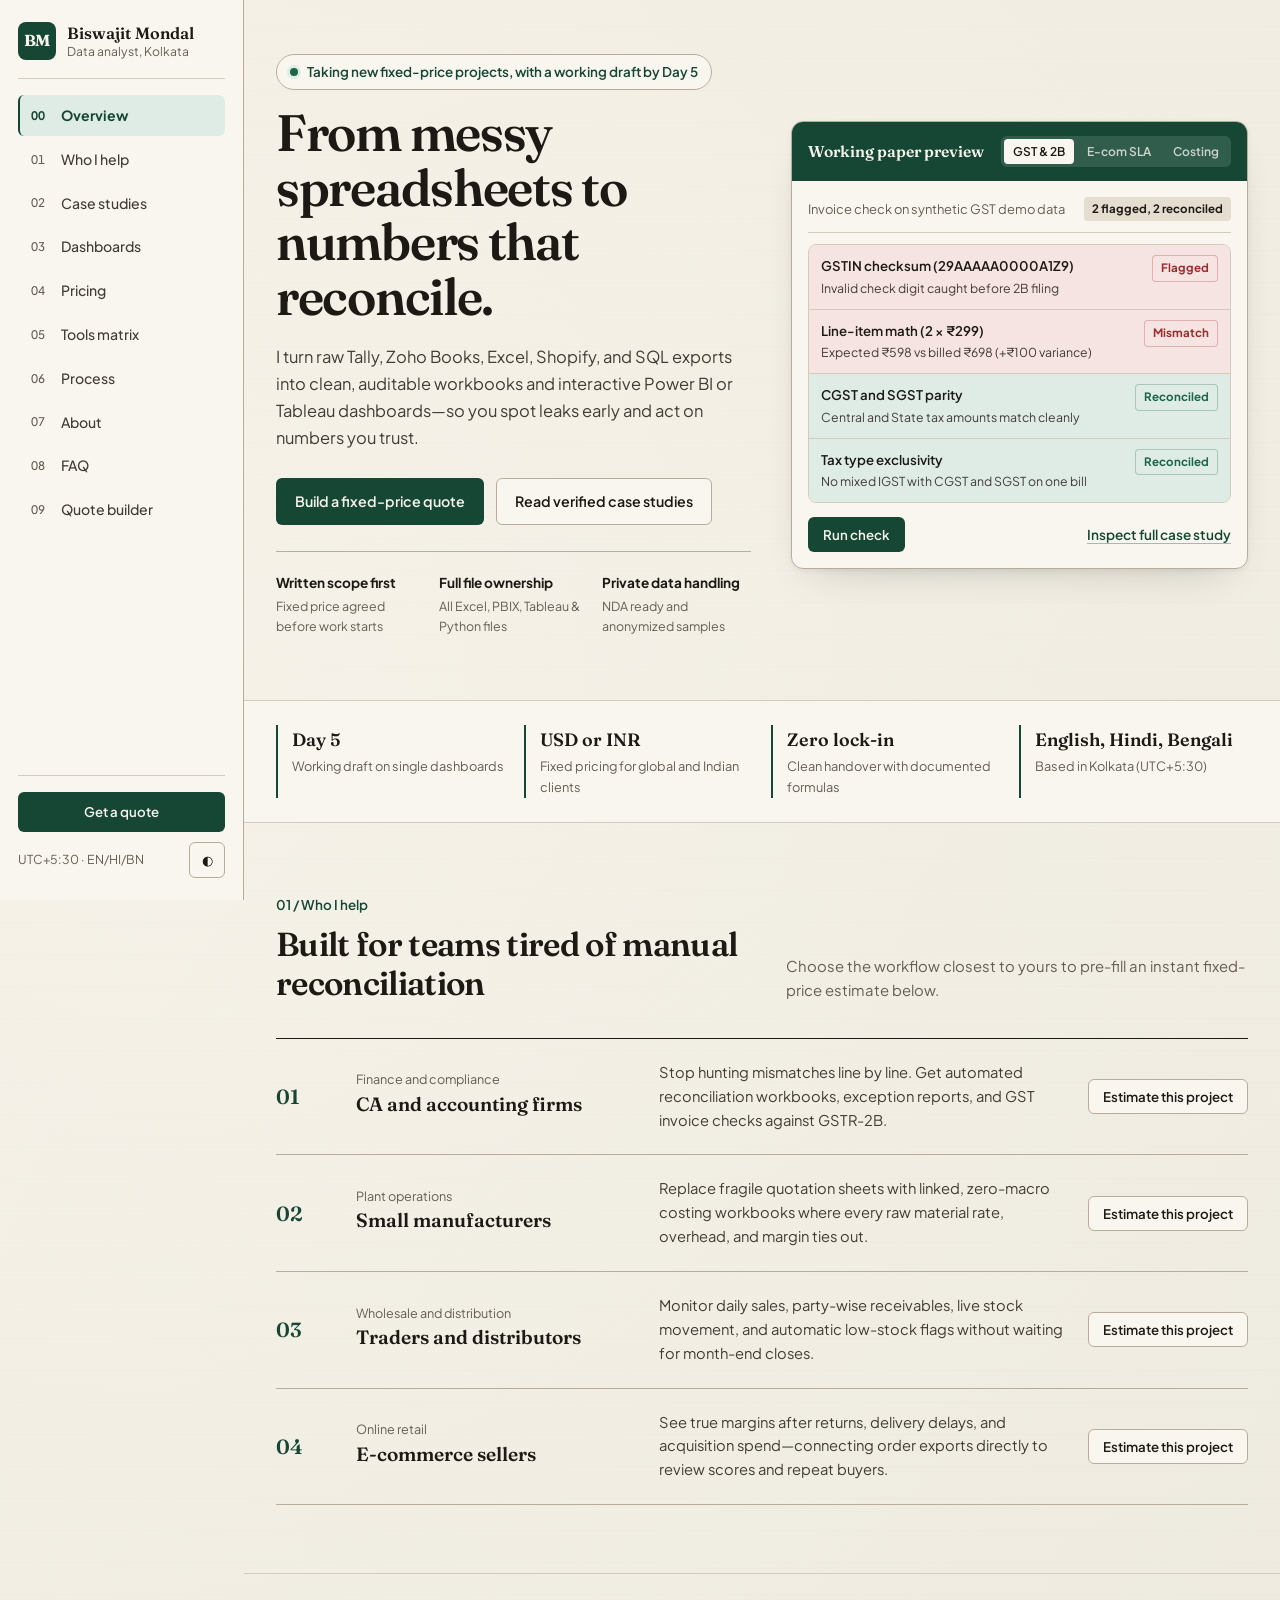
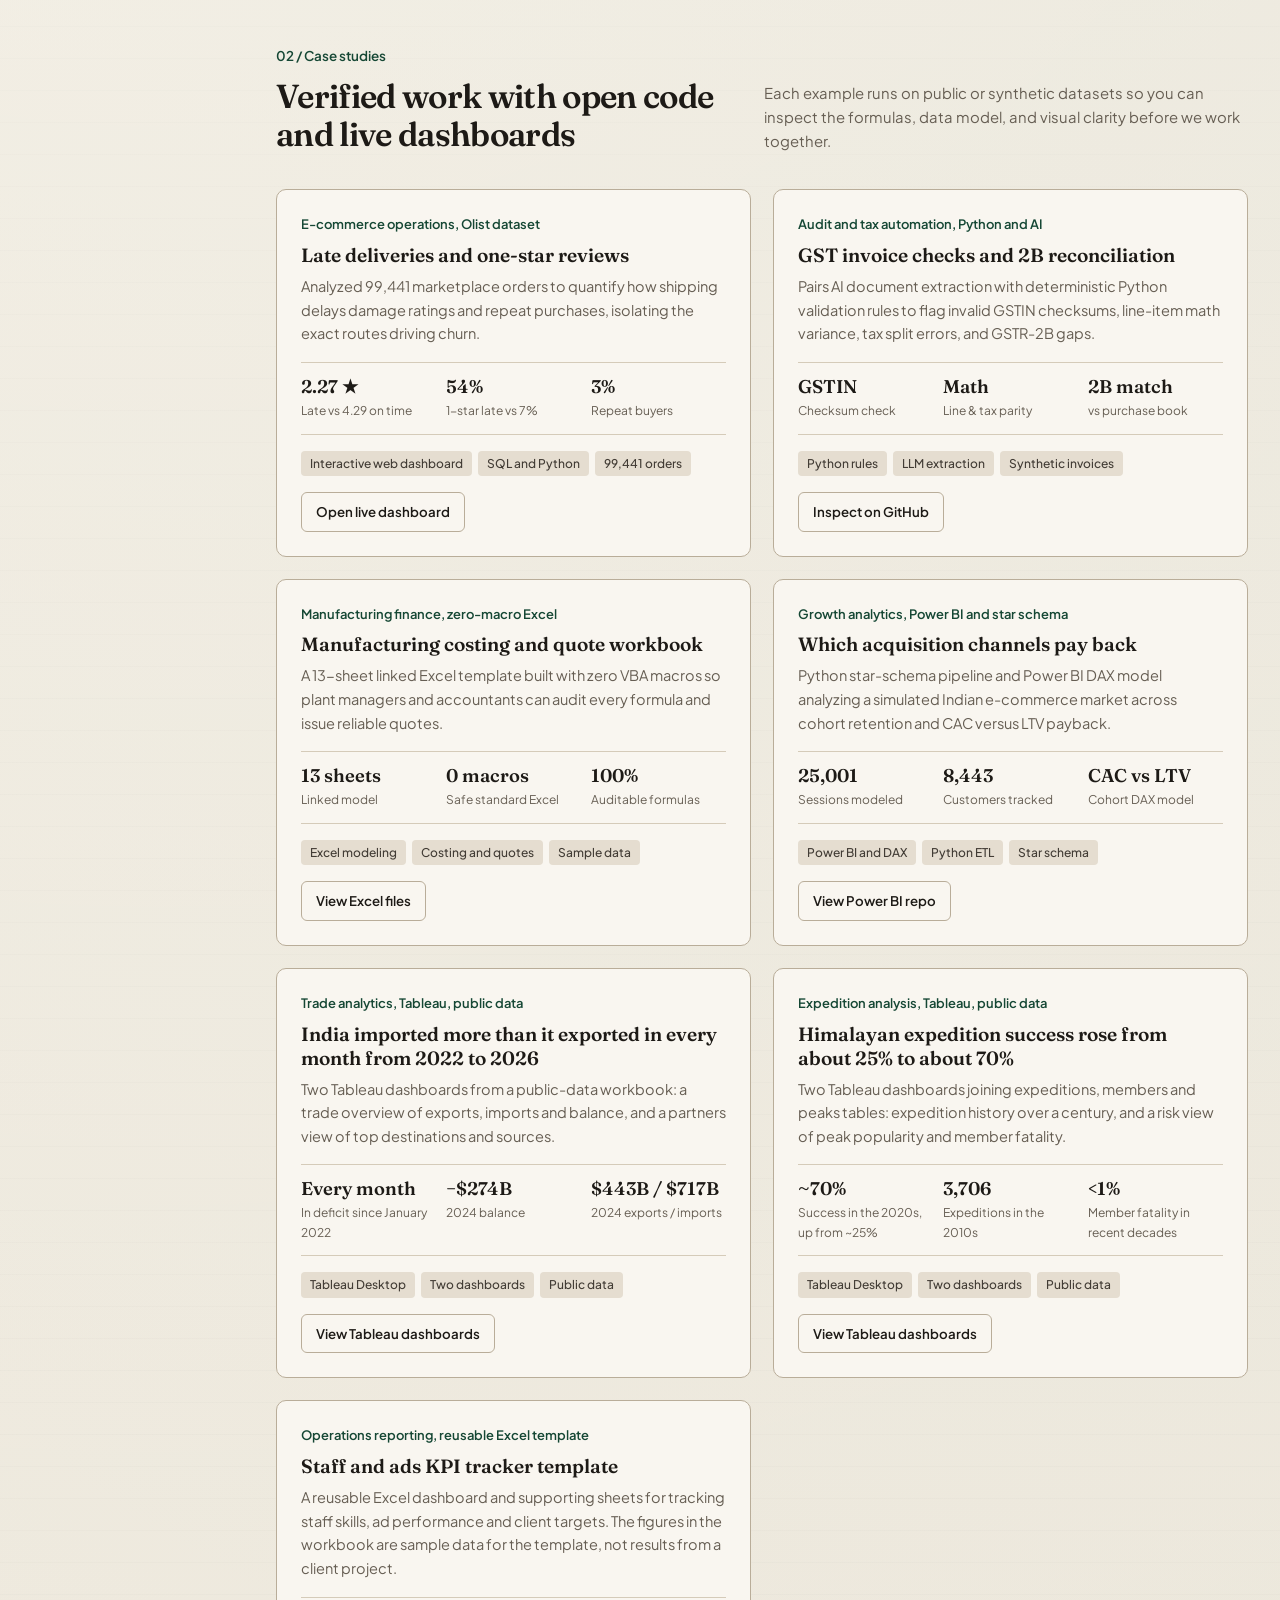
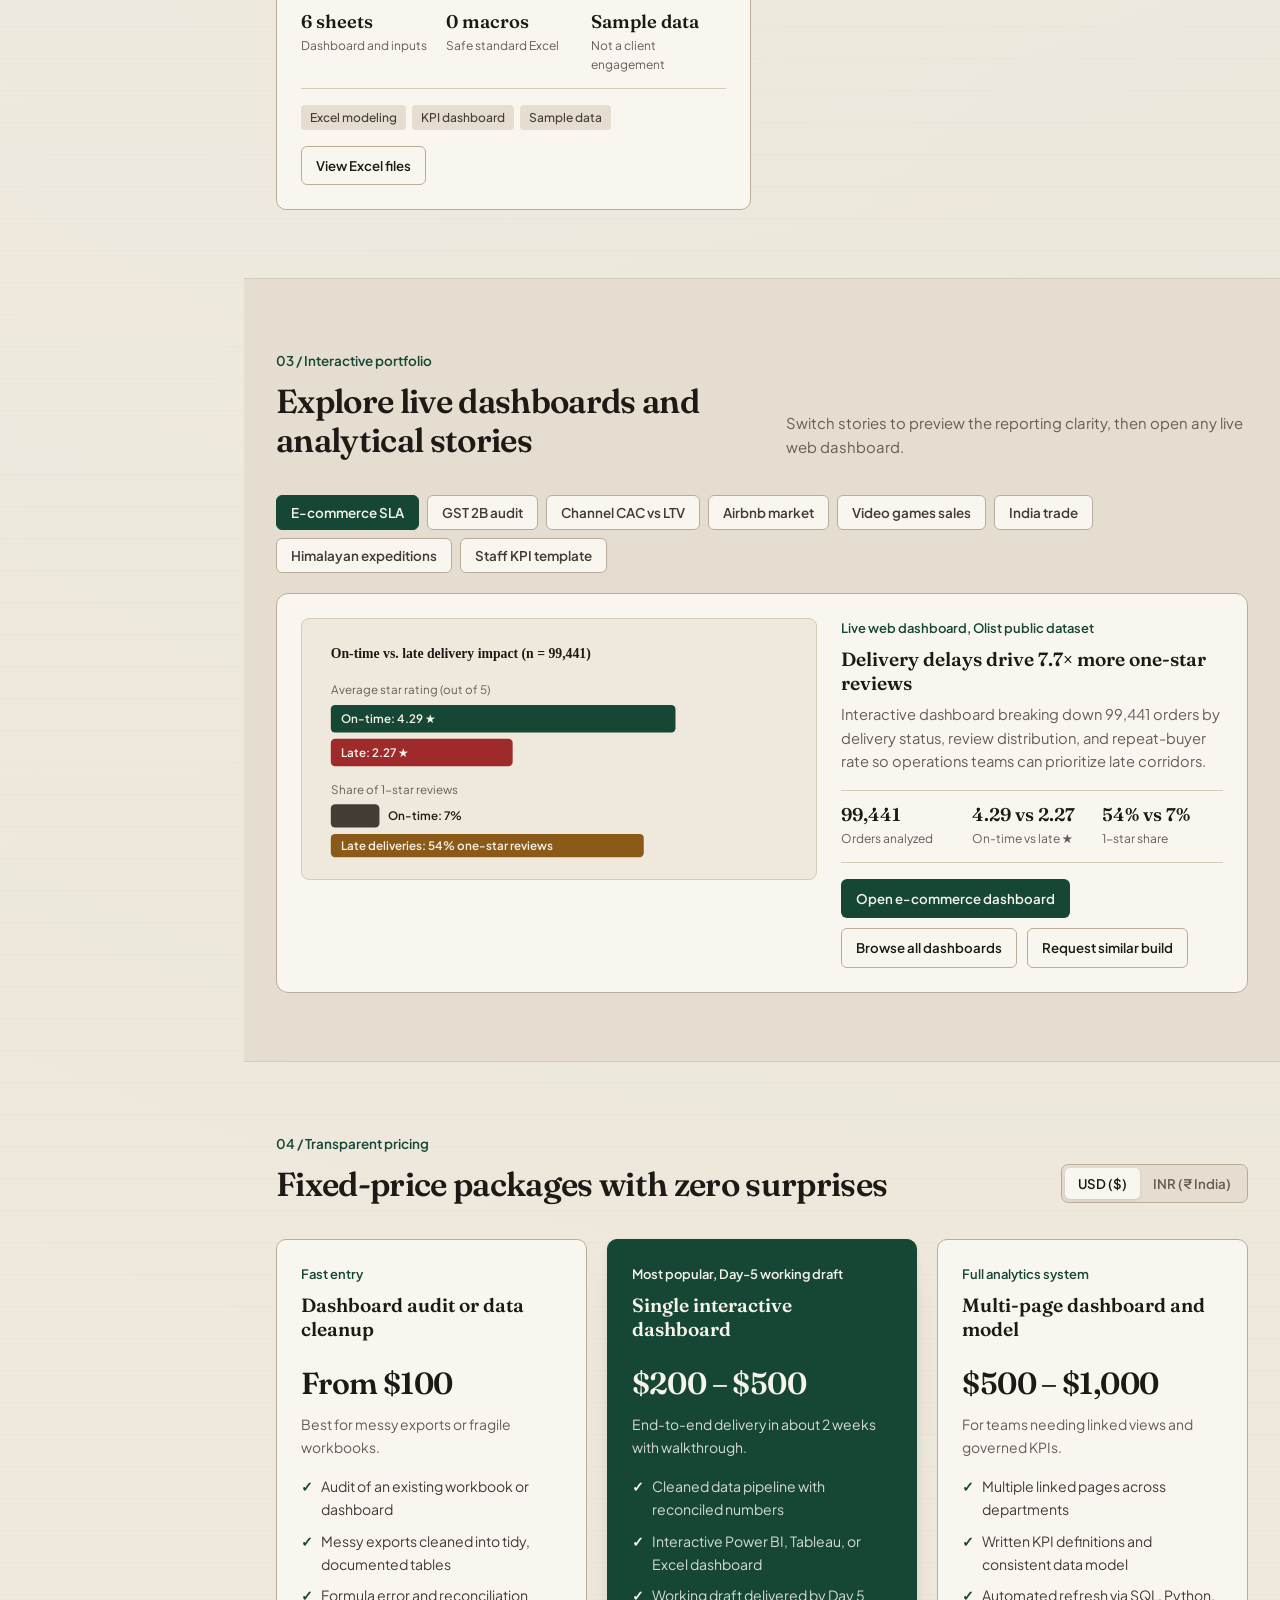
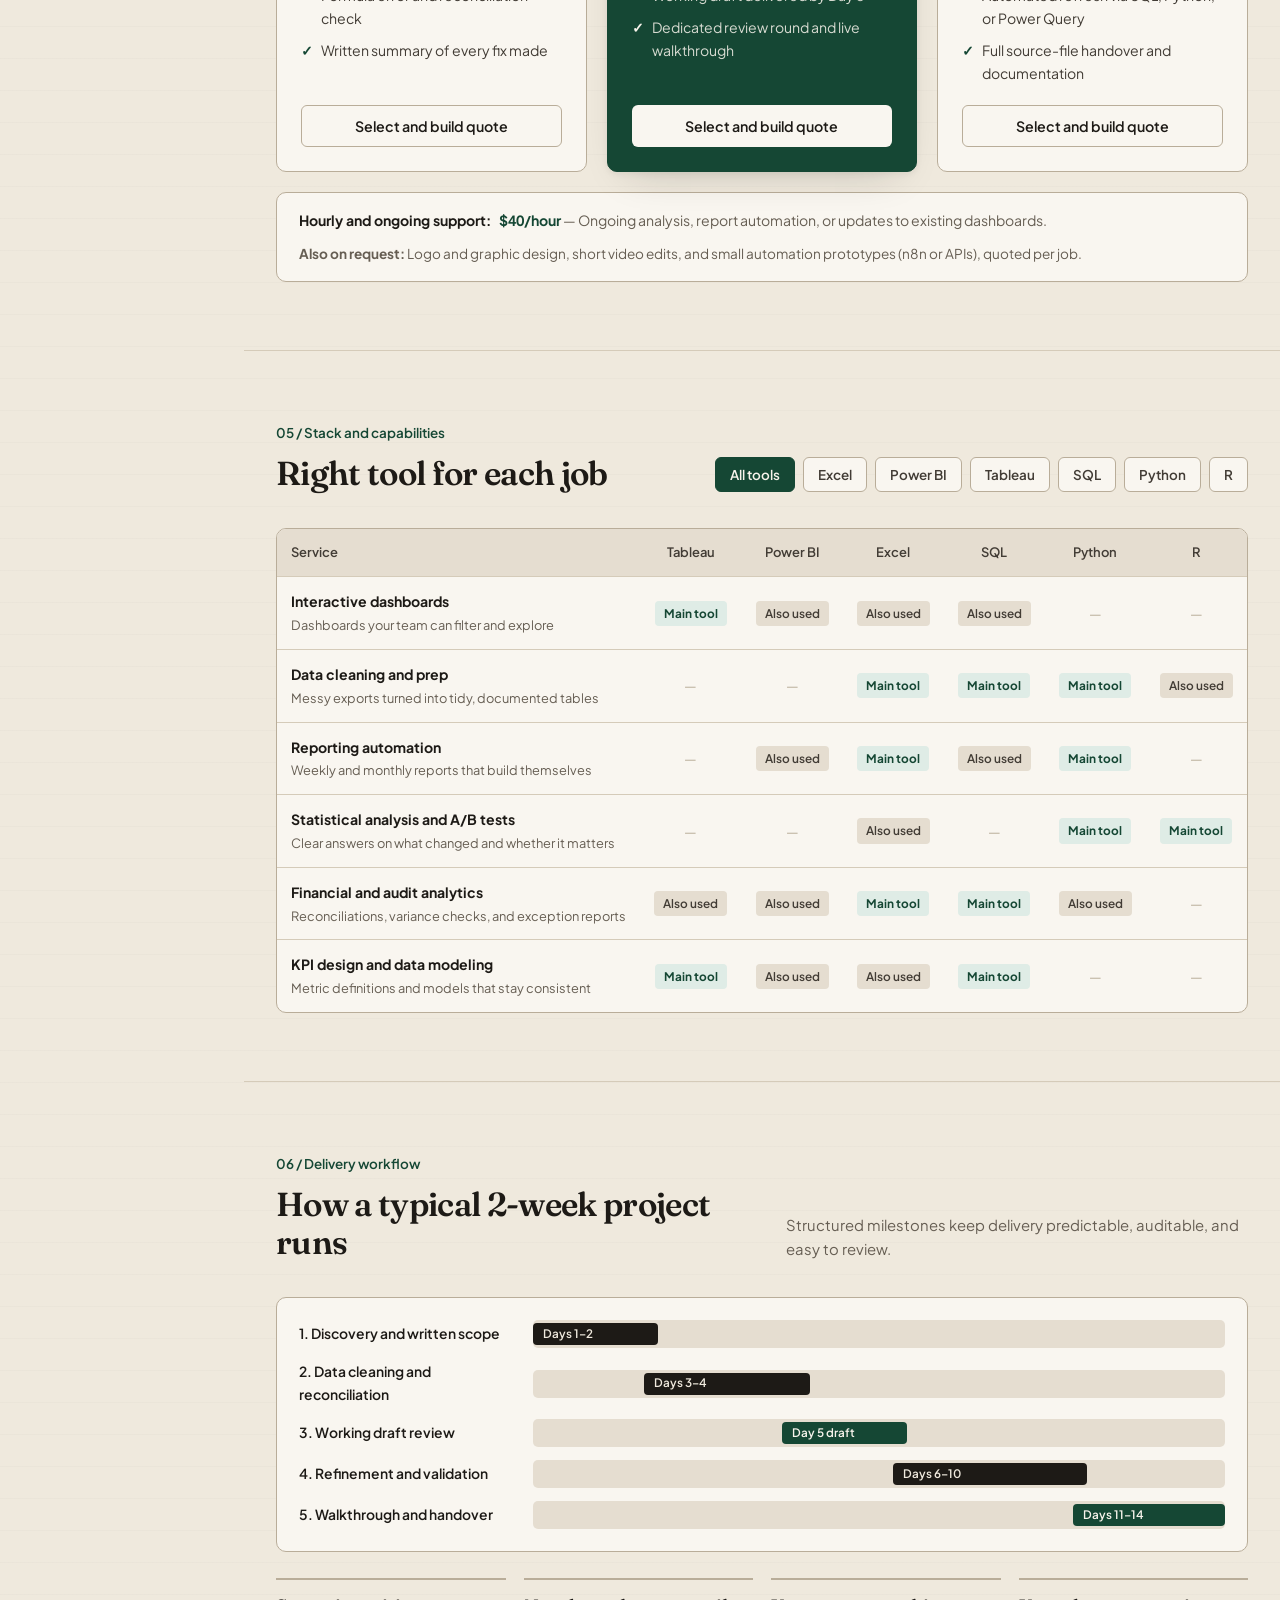
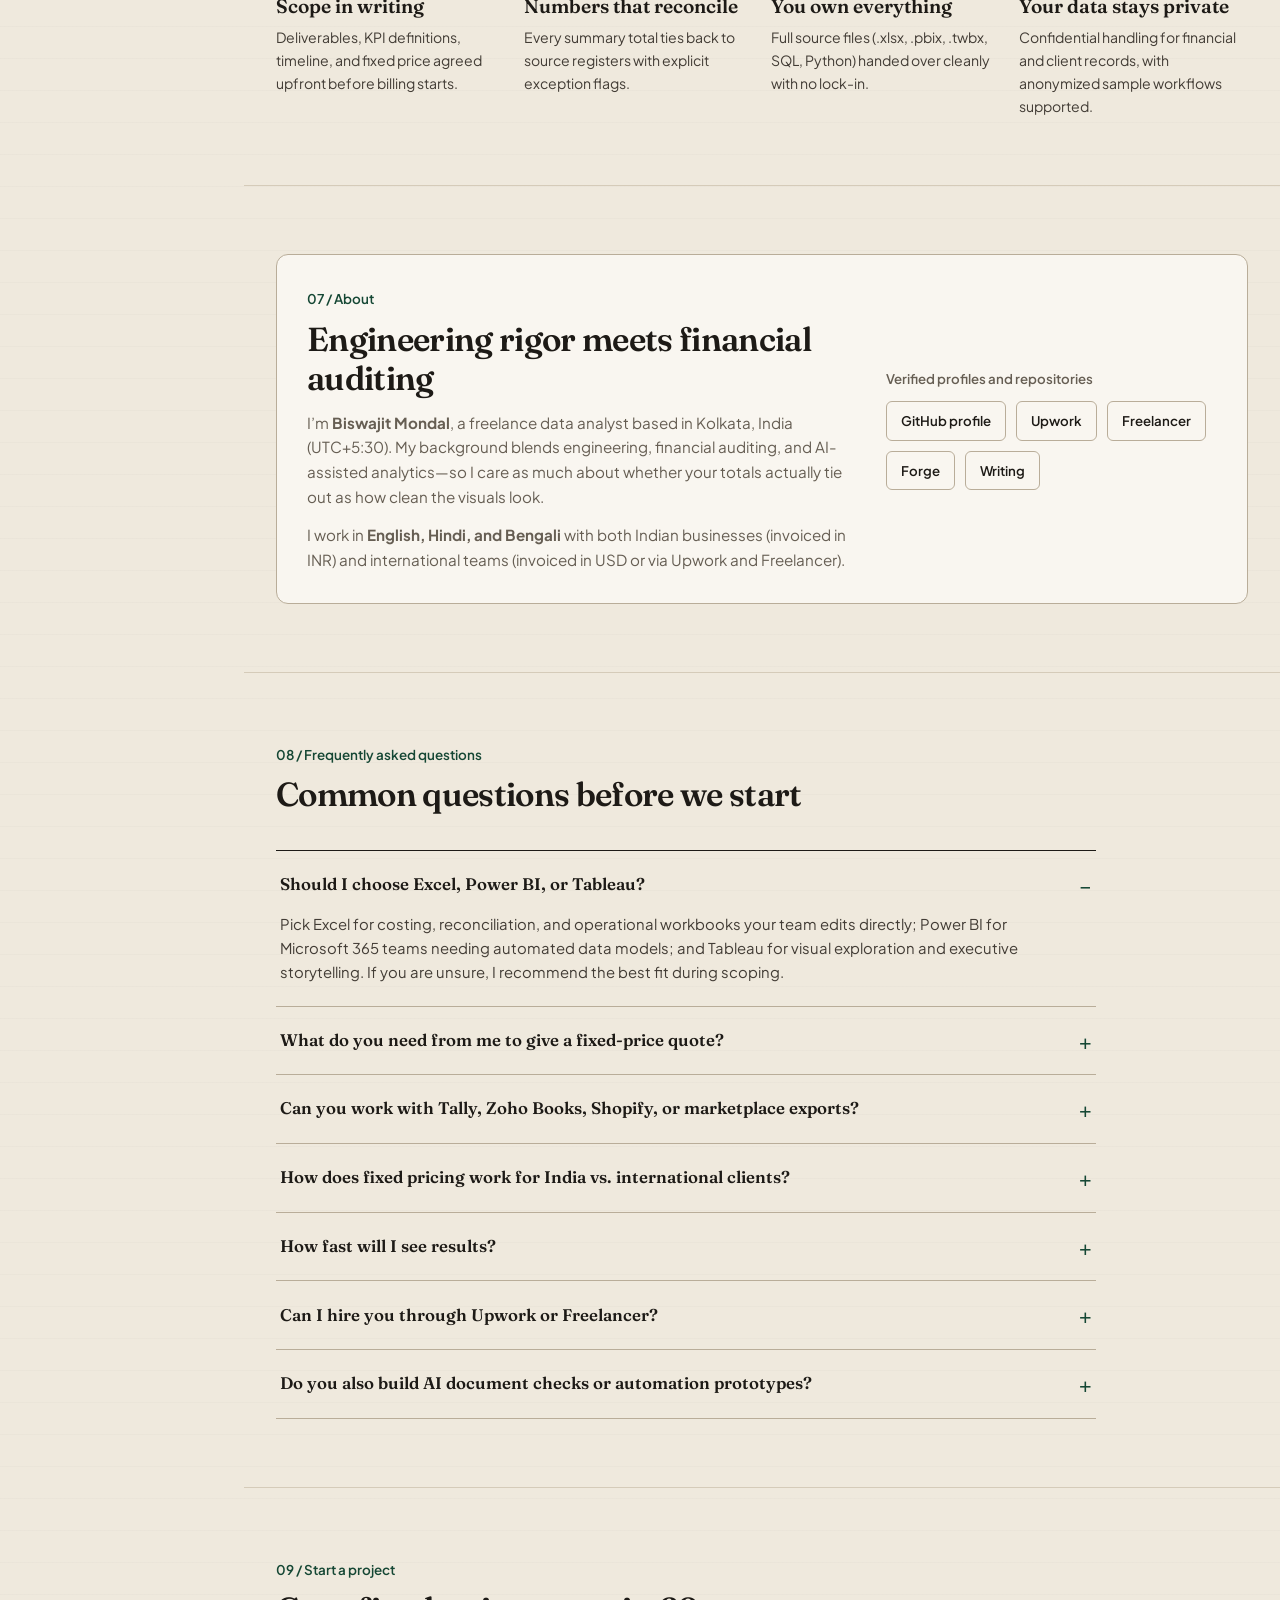
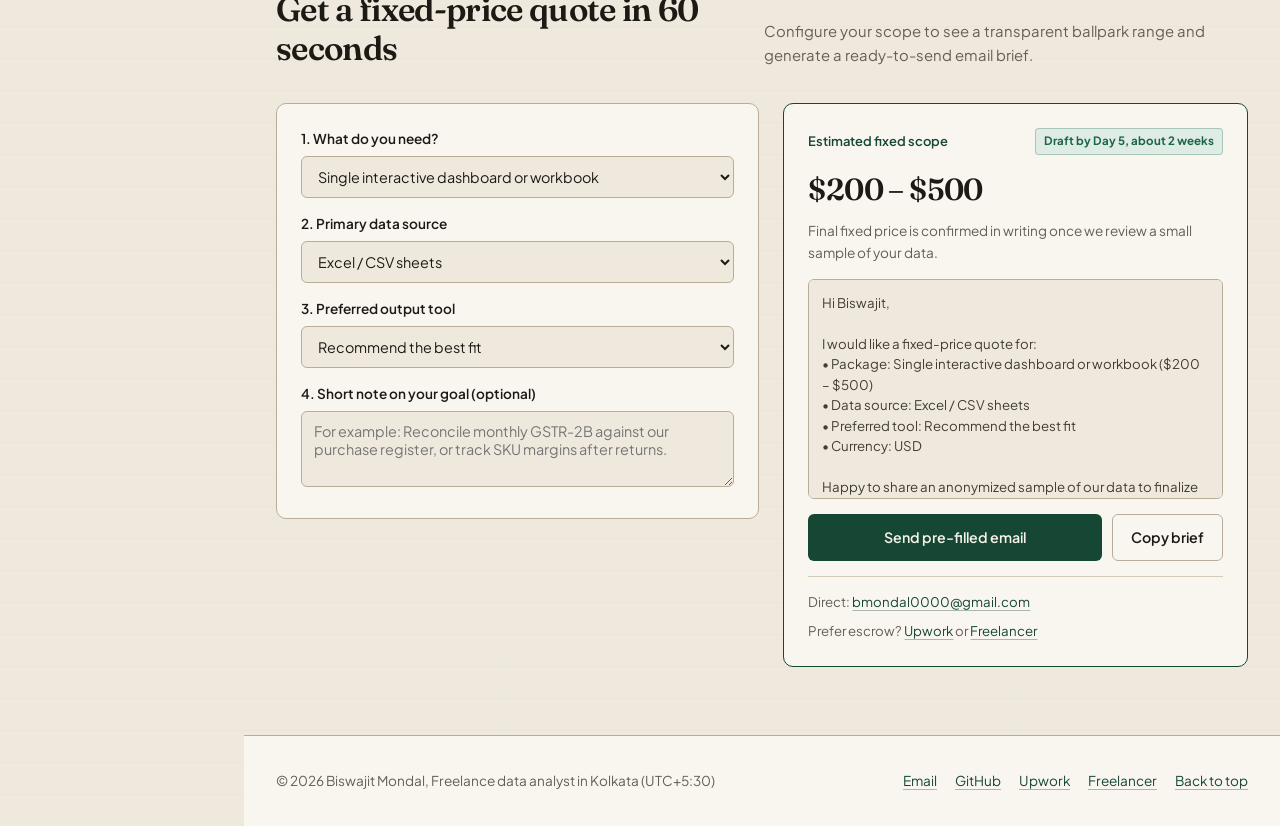
<file: index.html>
<!DOCTYPE html>
<html lang="en" data-theme="light">
<head>
  <meta charset="UTF-8">
  <meta name="viewport" content="width=device-width, initial-scale=1.0">
  <title>Biswajit Mondal | Freelance Data Analyst — Excel, Power BI, Tableau &amp; GST Reconciliation</title>
  <meta name="description" content="Freelance data analyst in Kolkata helping CA firms, manufacturers, traders, and e-commerce sellers turn messy Tally, Excel, and SQL exports into reconciled workbooks and fixed-price dashboards. Working draft by Day 5.">
  <meta name="robots" content="index, follow, max-image-preview:large">
  <meta name="author" content="Biswajit Mondal">
  <meta name="theme-color" content="#efe9dd">
  <link rel="canonical" href="https://sciencenerd-des.github.io/">
  <link rel="alternate" hreflang="en-IN" href="https://sciencenerd-des.github.io/">
  <link rel="alternate" hreflang="x-default" href="https://sciencenerd-des.github.io/">

  <!-- Open Graph -->
  <meta property="og:type" content="website">
  <meta property="og:locale" content="en_IN">
  <meta property="og:site_name" content="Biswajit Mondal — Data Analytics &amp; Reconciliation">
  <meta property="og:title" content="Biswajit Mondal | Fixed-Price Dashboards, Excel Automation &amp; Audit Analytics">
  <meta property="og:description" content="Turn messy Tally, Excel, marketplace, or database exports into clean workbooks and dashboards that reconcile. Fixed-price scope, Day-5 draft, full file ownership.">
  <meta property="og:url" content="https://sciencenerd-des.github.io/">

  <!-- Twitter Card -->
  <meta name="twitter:card" content="summary_large_image">
  <meta name="twitter:title" content="Biswajit Mondal | Freelance Data Analyst (Excel, Power BI, Tableau, Python)">
  <meta name="twitter:description" content="Fixed-price dashboards, GST &amp; 2B reconciliation, and automated reporting for CA firms, manufacturers, traders, and e-commerce sellers.">

  <!-- Inline SVG Favicon -->
  <link rel="icon" type="image/svg+xml" href="data:image/svg+xml,%3Csvg xmlns='http://www.w3.org/2000/svg' viewBox='0 0 64 64'%3E%3Crect width='64' height='64' rx='10' fill='%23154734'/%3E%3Ctext x='50%25' y='55%25' dominant-baseline='middle' text-anchor='middle' font-family='Georgia,serif' font-weight='700' font-size='28' fill='%23f7f2e8'%3EBM%3C/text%3E%3C/svg%3E">

  <!-- Distinctive Typography: Fraunces (display serif) + Plus Jakarta Sans (humanist body) -->
  <link rel="preconnect" href="https://fonts.googleapis.com">
  <link rel="preconnect" href="https://fonts.gstatic.com" crossorigin>
  <link href="https://fonts.googleapis.com/css2?family=Fraunces:opsz,wght@9..144,500;9..144,600;9..144,700&family=Plus+Jakarta+Sans:wght@400;500;600;700&display=swap" rel="stylesheet">

  <!-- Structured Data (JSON-LD) -->
  <script type="application/ld+json">
  {
    "@context": "https://schema.org",
    "@graph": [
      {
        "@type": "WebSite",
        "@id": "https://sciencenerd-des.github.io/#website",
        "url": "https://sciencenerd-des.github.io/",
        "name": "Biswajit Mondal — Freelance Data Analyst",
        "inLanguage": "en-IN"
      },
      {
        "@type": "Person",
        "@id": "https://sciencenerd-des.github.io/#person",
        "name": "Biswajit Mondal",
        "jobTitle": "Freelance Data Analyst",
        "description": "Freelance data analyst based in Kolkata specializing in Excel automation, Power BI, Tableau, SQL, Python, financial reconciliations, and GST invoice validation.",
        "url": "https://sciencenerd-des.github.io/",
        "email": "mailto:bmondal0000@gmail.com",
        "address": {
          "@type": "PostalAddress",
          "addressLocality": "Kolkata",
          "addressRegion": "West Bengal",
          "addressCountry": "IN"
        },
        "knowsLanguage": ["English", "Hindi", "Bengali"],
        "sameAs": [
          "https://github.com/sciencenerd-des",
          "https://www.upwork.com/freelancers/~01228b6c590d97c3cc",
          "https://www.freelancer.com/u/biswajitm024"
        ]
      },
      {
        "@type": "ProfessionalService",
        "@id": "https://sciencenerd-des.github.io/#service",
        "name": "Biswajit Mondal Data Analytics & Reporting",
        "url": "https://sciencenerd-des.github.io/",
        "provider": { "@id": "https://sciencenerd-des.github.io/#person" },
        "areaServed": ["India", "Worldwide"],
        "priceRange": "$100 - $1,000 / ₹8,000 - ₹35,000+",
        "email": "mailto:bmondal0000@gmail.com",
        "hasOfferCatalog": {
          "@type": "OfferCatalog",
          "name": "Fixed-Price Data Analytics Packages",
          "itemListElement": [
            {
              "@type": "Offer",
              "name": "Dashboard Audit or Data Cleanup",
              "description": "Audit of an existing workbook or dashboard, or turning messy exports into tidy, documented tables.",
              "priceCurrency": "USD",
              "price": "100"
            },
            {
              "@type": "Offer",
              "name": "Single Interactive Dashboard",
              "description": "Interactive dashboard built on cleaned data with a working draft by Day 5, review round, and walkthrough.",
              "priceCurrency": "USD",
              "priceSpecification": {
                "@type": "PriceSpecification",
                "minPrice": "200",
                "maxPrice": "500",
                "priceCurrency": "USD"
              }
            },
            {
              "@type": "Offer",
              "name": "Multi-Page Dashboard & Data Model",
              "description": "Multiple linked dashboard pages with written KPI definitions, consistent data model, and full source-file handover.",
              "priceCurrency": "USD",
              "priceSpecification": {
                "@type": "PriceSpecification",
                "minPrice": "500",
                "maxPrice": "1000",
                "priceCurrency": "USD"
              }
            }
          ]
        }
      },
      {
        "@type": "FAQPage",
        "@id": "https://sciencenerd-des.github.io/#faq",
        "mainEntity": [
          {
            "@type": "Question",
            "name": "Should I choose Excel, Power BI, or Tableau for my project?",
            "acceptedAnswer": {
              "@type": "Answer",
              "text": "Choose Excel for costing, reconciliation, and operational workbooks your team edits directly; Power BI for Microsoft 365 teams needing automated star-schema models; and Tableau for visual exploration and executive storytelling. I help you pick the right tool before we start."
            }
          },
          {
            "@type": "Question",
            "name": "What do you need from me to give a fixed-price quote?",
            "acceptedAnswer": {
              "@type": "Answer",
              "text": "A short description of the decisions you want to make, a small anonymized sample of your exports or current workbook, and your target tool or timeline. You receive a written fixed-price scope before any work begins."
            }
          },
          {
            "@type": "Question",
            "name": "Can you work with Tally, Zoho Books, Shopify, or marketplace exports?",
            "acceptedAnswer": {
              "@type": "Answer",
              "text": "Yes. Most projects start from messy CSV or Excel exports from Tally, Zoho Books, Shopify, Amazon/Flipkart marketplaces, or SQL databases, which are cleaned into documented, repeatable pipelines."
            }
          },
          {
            "@type": "Question",
            "name": "How does fixed pricing work for Indian vs. international clients?",
            "acceptedAnswer": {
              "@type": "Answer",
              "text": "International projects are quoted in USD ($100+ for audits/cleanups, $200–$500 for single dashboards, $500–$1,000 for multi-page models, or $40/hour). Indian clients can be invoiced in INR (from ₹8,000 for cleanups, about ₹35,000 per project, or about ₹4,000/hour for open-ended work)."
            }
          },
          {
            "@type": "Question",
            "name": "How fast is the turnaround time?",
            "acceptedAnswer": {
              "@type": "Answer",
              "text": "Audits and data cleanups typically finish within 2–4 days. A single interactive dashboard delivers a working draft by Day 5 and completes end-to-end in about 2 weeks including a review round and walkthrough."
            }
          },
          {
            "@type": "Question",
            "name": "Can I hire you through Upwork or Freelancer?",
            "acceptedAnswer": {
              "@type": "Answer",
              "text": "Yes. You can contract directly via email and invoice, or hire through my verified Upwork or Freelancer profiles for escrow protection."
            }
          },
          {
            "@type": "Question",
            "name": "Do you also build AI document checks or workflow automation prototypes?",
            "acceptedAnswer": {
              "@type": "Answer",
              "text": "Yes. On request, I build targeted automation prototypes using Python, n8n, APIs, RAG, and LLM-assisted document checks (such as GST invoice validation combined with deterministic rules), quoted per job."
            }
          }
        ]
      }
    ]
  }
  </script>

  <style>
    :root {
      --bg: #efe9dd;
      --surface: #f9f6f0;
      --surface-recess: #e5ddd0;
      --ink: #1d1a16;
      --ink-2: #423c35;
      --muted: #665e53;
      --rule: #d5cbb9;
      --rule-strong: #b9ad99;

      --accent: #154734;
      --accent-hover: #0f3627;
      --accent-ink: #f7f3eb;
      --accent-soft: #dfece6;

      --flag: #9e2a2b;
      --flag-soft: #f6e4e2;
      --warn: #8c5a18;
      --warn-soft: #f4ead6;
      --pass: #1b6548;
      --pass-soft: #dfece6;

      --shadow-ledger: 0 18px 40px -22px rgba(29, 26, 22, 0.24), 0 2px 6px rgba(29, 26, 22, 0.06);
      --sidebar-w: 244px;
      --max-w: 1120px;
      --font-display: 'Fraunces', Georgia, 'Times New Roman', serif;
      --font-body: 'Plus Jakarta Sans', -apple-system, BlinkMacSystemFont, 'Segoe UI', sans-serif;
    }

    [data-theme="dark"] {
      --bg: #171512;
      --surface: #211e1a;
      --surface-recess: #2b2722;
      --ink: #f3ede2;
      --ink-2: #d2c8b8;
      --muted: #9e9383;
      --rule: #353029;
      --rule-strong: #4d463c;

      --accent: #68b894;
      --accent-hover: #83cca9;
      --accent-ink: #121714;
      --accent-soft: rgba(104, 184, 148, 0.14);

      --flag: #e07a7b;
      --flag-soft: rgba(224, 122, 123, 0.14);
      --warn: #e0b068;
      --warn-soft: rgba(224, 176, 104, 0.14);
      --pass: #68b894;
      --pass-soft: rgba(104, 184, 148, 0.14);

      --shadow-ledger: 0 22px 46px -22px rgba(0, 0, 0, 0.68);
    }

    *, *::before, *::after { box-sizing: border-box; }

    html {
      scroll-behavior: smooth;
      font-family: var(--font-body);
      background-color: var(--bg);
      color: var(--ink);
      line-height: 1.62;
      -webkit-font-smoothing: antialiased;
    }

    body {
      margin: 0;
      overflow-x: hidden;
      background-color: var(--bg);
      background-image:
        radial-gradient(circle at 12% 8%, rgba(255, 252, 245, 0.55), transparent 42%),
        radial-gradient(circle at 88% 18%, rgba(21, 71, 52, 0.045), transparent 44%),
        repeating-linear-gradient(
          0deg,
          transparent,
          transparent 31px,
          rgba(29, 26, 22, 0.018) 31px,
          rgba(29, 26, 22, 0.018) 32px
        );
    }

    [data-theme="dark"] body {
      background-image:
        radial-gradient(circle at 14% 8%, rgba(104, 184, 148, 0.06), transparent 40%),
        repeating-linear-gradient(
          0deg,
          transparent,
          transparent 31px,
          rgba(243, 237, 226, 0.02) 31px,
          rgba(243, 237, 226, 0.02) 32px
        );
    }

    @media (prefers-reduced-motion: reduce) {
      html { scroll-behavior: auto; }
      *, *::before, *::after {
        animation-duration: 0.01ms !important;
        transition-duration: 0.01ms !important;
      }
    }

    .skip-link {
      position: absolute;
      left: -9999px;
      top: 0;
      background: var(--accent);
      color: var(--accent-ink);
      padding: 10px 16px;
      z-index: 1000;
      font-weight: 600;
    }
    .skip-link:focus { left: 0; }

    a {
      color: var(--accent);
      text-decoration: underline;
      text-decoration-color: color-mix(in srgb, var(--accent) 35%, transparent);
      text-underline-offset: 3px;
      transition: color 0.15s ease, text-decoration-color 0.15s ease;
    }
    a:hover {
      color: var(--accent-hover);
      text-decoration-color: currentColor;
    }

    :focus-visible {
      outline: 2px solid var(--accent);
      outline-offset: 3px;
    }

    .num { font-variant-numeric: tabular-nums; }
    .muted { color: var(--muted); }

    @keyframes fadeLift {
      from { opacity: 0; transform: translateY(14px); }
      to { opacity: 1; transform: translateY(0); }
    }
    .reveal { animation: fadeLift 0.6s cubic-bezier(0.22, 1, 0.36, 1) both; }
    .reveal-delay-1 { animation-delay: 0.08s; }
    .reveal-delay-2 { animation-delay: 0.16s; }

    /* ==========================================================================
       Shell Layout — Persistent Architectural Sidebar (Desktop) + Slide Drawer
       ========================================================================== */
    .app-shell {
      display: grid;
      grid-template-columns: var(--sidebar-w) minmax(0, 1fr);
      min-height: 100vh;
    }

    .sidebar {
      position: sticky;
      top: 0;
      height: 100vh;
      background: var(--surface);
      border-right: 1px solid var(--rule-strong);
      display: flex;
      flex-direction: column;
      padding: 22px 18px;
      overflow-y: auto;
      z-index: 60;
    }

    .sidebar-head {
      display: flex;
      align-items: center;
      justify-content: space-between;
      gap: 10px;
      padding-bottom: 18px;
      margin-bottom: 16px;
      border-bottom: 1px solid var(--rule);
    }

    .brand {
      display: flex;
      align-items: center;
      gap: 11px;
      color: var(--ink);
      text-decoration: none;
      min-width: 0;
    }
    .brand:hover { text-decoration: none; color: var(--ink); }

    .brand-seal {
      width: 38px;
      height: 38px;
      border-radius: 8px;
      background: var(--accent);
      color: var(--accent-ink);
      font-family: var(--font-display);
      font-weight: 700;
      font-size: 1rem;
      display: grid;
      place-items: center;
      letter-spacing: -0.02em;
      flex-shrink: 0;
    }

    .brand-text { display: flex; flex-direction: column; line-height: 1.22; min-width: 0; }
    .brand-name {
      font-family: var(--font-display);
      font-weight: 600;
      font-size: 1.02rem;
      color: var(--ink);
    }
    .brand-sub { font-size: 0.76rem; color: var(--muted); }

    .sidebar-close {
      display: none;
      width: 34px;
      height: 34px;
      border-radius: 6px;
      border: 1px solid var(--rule-strong);
      background: var(--bg);
      color: var(--ink);
      cursor: pointer;
      font-size: 1.1rem;
      align-items: center;
      justify-content: center;
    }

    .sidebar-nav {
      display: flex;
      flex-direction: column;
      gap: 3px;
      flex: 1;
    }

    .side-link {
      display: flex;
      align-items: center;
      gap: 10px;
      padding: 9px 11px;
      border-radius: 6px;
      color: var(--ink-2);
      text-decoration: none;
      font-size: 0.88rem;
      font-weight: 500;
      border-left: 2.5px solid transparent;
      transition: background 0.14s ease, color 0.14s ease, border-color 0.14s ease;
    }
    .side-link:hover {
      background: var(--bg);
      color: var(--ink);
      text-decoration: none;
    }
    .side-link.active {
      background: var(--accent-soft);
      color: var(--accent);
      font-weight: 700;
      border-left-color: var(--accent);
    }
    .side-num {
      font-size: 0.74rem;
      color: var(--muted);
      width: 20px;
      flex-shrink: 0;
      font-variant-numeric: tabular-nums;
    }
    .side-link.active .side-num { color: var(--accent); }

    .sidebar-foot {
      margin-top: 18px;
      padding-top: 16px;
      border-top: 1px solid var(--rule);
      display: flex;
      flex-direction: column;
      gap: 10px;
    }

    .sidebar-meta {
      font-size: 0.77rem;
      color: var(--muted);
      display: flex;
      align-items: center;
      justify-content: space-between;
      gap: 8px;
    }

    .sidebar-backdrop {
      display: none;
      position: fixed;
      inset: 0;
      background: rgba(29, 26, 22, 0.45);
      z-index: 55;
    }
    .sidebar-backdrop.open { display: block; }

    .main-column {
      min-width: 0;
      display: flex;
      flex-direction: column;
    }

    /* Mobile / Tablet Top Bar (shown when sidebar collapses) */
    .mobile-topbar {
      display: none;
      position: sticky;
      top: 0;
      z-index: 50;
      background: color-mix(in srgb, var(--bg) 92%, transparent);
      backdrop-filter: blur(10px);
      -webkit-backdrop-filter: blur(10px);
      border-bottom: 1px solid var(--rule);
      padding: 12px 20px;
      align-items: center;
      justify-content: space-between;
      gap: 12px;
    }

    .container {
      width: 100%;
      max-width: var(--max-w);
      margin: 0 auto;
      padding: 0 32px;
    }

    .icon-btn {
      width: 36px;
      height: 36px;
      border-radius: 6px;
      border: 1px solid var(--rule-strong);
      background: var(--surface);
      color: var(--ink);
      display: inline-grid;
      place-items: center;
      cursor: pointer;
      transition: border-color 0.15s ease;
    }
    .icon-btn:hover { border-color: var(--accent); }

    .btn {
      display: inline-flex;
      align-items: center;
      justify-content: center;
      gap: 8px;
      padding: 11px 18px;
      border-radius: 6px;
      font-family: var(--font-body);
      font-weight: 600;
      font-size: 0.89rem;
      border: 1px solid transparent;
      cursor: pointer;
      text-decoration: none;
      white-space: nowrap;
      transition: background 0.15s ease, border-color 0.15s ease, color 0.15s ease, transform 0.12s ease;
    }
    .btn:hover { text-decoration: none; }
    .btn:active { transform: translateY(1px); }

    .btn-primary { background: var(--accent); color: var(--accent-ink); }
    .btn-primary:hover { background: var(--accent-hover); color: var(--accent-ink); }

    .btn-secondary {
      background: var(--surface);
      color: var(--ink);
      border-color: var(--rule-strong);
    }
    .btn-secondary:hover { border-color: var(--accent); color: var(--accent); }

    .btn-sm { padding: 8px 14px; font-size: 0.83rem; }

    /* ==========================================================================
       Sections & Typography
       ========================================================================== */
    section {
      padding: 68px 0;
      border-bottom: 1px solid var(--rule);
      scroll-margin-top: 24px;
    }

    .section-index {
      display: inline-block;
      font-size: 0.84rem;
      font-weight: 600;
      color: var(--accent);
      margin-bottom: 10px;
    }

    .section-head {
      display: grid;
      grid-template-columns: minmax(0, 1fr) auto;
      align-items: end;
      gap: 18px 28px;
      margin-bottom: 36px;
    }

    h1 {
      font-family: var(--font-display);
      font-size: clamp(2.2rem, 4vw, 3.35rem);
      line-height: 1.07;
      letter-spacing: -0.025em;
      font-weight: 600;
      margin: 0 0 18px;
      color: var(--ink);
      max-width: 17ch;
    }

    h2 {
      font-family: var(--font-display);
      font-size: clamp(1.55rem, 2.6vw, 2.2rem);
      line-height: 1.15;
      letter-spacing: -0.02em;
      font-weight: 600;
      margin: 0;
      color: var(--ink);
    }

    h3 {
      font-family: var(--font-display);
      font-size: 1.2rem;
      line-height: 1.25;
      font-weight: 600;
      margin: 0 0 8px;
      color: var(--ink);
    }

    .lede {
      font-size: 1.03rem;
      line-height: 1.65;
      color: var(--ink-2);
      margin: 0 0 26px;
      max-width: 52ch;
    }

    /* Hero */
    .hero { padding: 54px 0 64px; }

    .hero-grid {
      display: grid;
      grid-template-columns: minmax(0, 1.02fr) minmax(0, 0.98fr);
      gap: 40px;
      align-items: center;
    }

    .availability-note {
      display: inline-flex;
      align-items: center;
      gap: 9px;
      font-size: 0.84rem;
      font-weight: 600;
      color: var(--accent);
      margin-bottom: 16px;
      padding: 6px 13px;
      background: var(--surface);
      border: 1px solid var(--rule-strong);
      border-radius: 999px;
    }

    .availability-dot {
      width: 8px;
      height: 8px;
      border-radius: 50%;
      background: var(--pass);
      box-shadow: 0 0 0 3px var(--pass-soft);
    }

    .hero-cta-row {
      display: flex;
      flex-wrap: wrap;
      gap: 12px;
      margin-bottom: 26px;
    }

    .hero-promises {
      display: grid;
      grid-template-columns: repeat(3, minmax(0, 1fr));
      gap: 14px;
      padding-top: 20px;
      border-top: 1px solid var(--rule-strong);
    }
    .promise-title { display: block; font-weight: 700; font-size: 0.85rem; color: var(--ink); }
    .promise-sub { display: block; font-size: 0.78rem; color: var(--muted); margin-top: 2px; }

    /* Signature Element: Interactive Audit Ledger Sheet */
    .ledger-sheet {
      background: var(--surface);
      border: 1px solid var(--rule-strong);
      border-radius: 12px;
      box-shadow: var(--shadow-ledger);
      overflow: hidden;
    }

    .ledger-top {
      background: var(--accent);
      color: var(--accent-ink);
      padding: 14px 16px;
      display: flex;
      align-items: center;
      justify-content: space-between;
      gap: 10px;
      flex-wrap: wrap;
    }

    .ledger-heading {
      font-family: var(--font-display);
      font-size: 0.98rem;
      font-weight: 600;
    }

    .ledger-tabs {
      display: flex;
      gap: 4px;
      background: rgba(255, 255, 255, 0.12);
      padding: 3px;
      border-radius: 6px;
    }
    [data-theme="dark"] .ledger-tabs { background: rgba(0, 0, 0, 0.22); }

    .proof-tab {
      border: none;
      background: transparent;
      color: color-mix(in srgb, var(--accent-ink) 80%, transparent);
      font-family: var(--font-body);
      font-size: 0.75rem;
      font-weight: 600;
      padding: 5px 9px;
      border-radius: 4px;
      cursor: pointer;
    }
    .proof-tab.active { background: var(--surface); color: var(--ink); }

    .ledger-body { padding: 16px; }

    .ledger-meta {
      display: flex;
      justify-content: space-between;
      align-items: center;
      gap: 10px;
      padding-bottom: 11px;
      margin-bottom: 11px;
      border-bottom: 1px solid var(--rule);
      font-size: 0.81rem;
      color: var(--muted);
    }

    .check-list {
      display: flex;
      flex-direction: column;
      border: 1px solid var(--rule);
      border-radius: 8px;
      overflow: hidden;
      margin-bottom: 14px;
    }

    .check-row {
      display: flex;
      align-items: flex-start;
      justify-content: space-between;
      gap: 10px;
      padding: 10px 12px;
      background: var(--surface);
      border-bottom: 1px solid var(--rule);
      font-size: 0.83rem;
      transition: background 0.2s ease;
    }
    .check-row:last-child { border-bottom: none; }
    .check-row.flag { background: var(--flag-soft); }
    .check-row.pass { background: var(--pass-soft); }

    .check-label { font-weight: 600; color: var(--ink); display: block; }
    .check-detail { font-size: 0.77rem; color: var(--ink-2); display: block; margin-top: 2px; }

    .badge {
      display: inline-flex;
      align-items: center;
      padding: 3px 8px;
      border-radius: 4px;
      font-size: 0.72rem;
      font-weight: 700;
      white-space: nowrap;
      flex-shrink: 0;
    }
    .badge-pass { background: var(--pass-soft); color: var(--pass); border: 1px solid color-mix(in srgb, var(--pass) 28%, transparent); }
    .badge-flag { background: var(--flag-soft); color: var(--flag); border: 1px solid color-mix(in srgb, var(--flag) 28%, transparent); }
    .badge-info { background: var(--surface-recess); color: var(--ink); }
    .badge-warn { background: var(--warn-soft); color: var(--warn); }

    .ledger-footer {
      display: flex;
      align-items: center;
      justify-content: space-between;
      gap: 10px;
      flex-wrap: wrap;
    }

    /* Fact Band */
    .fact-band {
      background: var(--surface);
      border-bottom: 1px solid var(--rule);
      padding: 24px 0;
    }
    .fact-grid {
      display: grid;
      grid-template-columns: repeat(4, minmax(0, 1fr));
      gap: 18px;
    }
    .fact-item {
      padding-left: 14px;
      border-left: 2px solid var(--accent);
    }
    .fact-val {
      font-family: var(--font-display);
      font-weight: 600;
      font-size: 1.12rem;
      color: var(--ink);
      display: block;
    }
    .fact-lbl { font-size: 0.8rem; color: var(--muted); display: block; margin-top: 2px; }

    /* Who I Help — Ruled Advisory Rows */
    .advisory-list { border-top: 1.5px solid var(--ink); }
    .advisory-row {
      display: grid;
      grid-template-columns: 60px minmax(0, 0.9fr) minmax(0, 1.3fr) auto;
      gap: 16px 20px;
      align-items: center;
      padding: 22px 0;
      border-bottom: 1px solid var(--rule-strong);
    }
    .advisory-num {
      font-family: var(--font-display);
      font-size: 1.28rem;
      font-weight: 600;
      color: var(--accent);
    }
    .advisory-sector { font-size: 0.79rem; color: var(--muted); display: block; margin-bottom: 2px; }
    .advisory-desc { margin: 0; font-size: 0.92rem; color: var(--ink-2); max-width: 50ch; }

    /* Case Studies */
    .folio-grid {
      display: grid;
      grid-template-columns: repeat(2, minmax(0, 1fr));
      gap: 22px;
    }
    .folio-card {
      background: var(--surface);
      border: 1px solid var(--rule-strong);
      border-radius: 10px;
      padding: 24px;
      display: flex;
      flex-direction: column;
      transition: border-color 0.15s ease;
      scroll-margin-top: 24px;
    }
    .folio-card:hover { border-color: var(--accent); }

    .folio-meta { font-size: 0.81rem; font-weight: 600; color: var(--accent); margin-bottom: 8px; }

    .kpi-strip {
      display: grid;
      grid-template-columns: repeat(3, minmax(0, 1fr));
      gap: 10px;
      margin: 16px 0;
      padding: 13px 0;
      border-top: 1px solid var(--rule);
      border-bottom: 1px solid var(--rule);
    }
    .kpi-cell { display: flex; flex-direction: column; }
    .kpi-num {
      font-family: var(--font-display);
      font-size: 1.15rem;
      font-weight: 600;
      color: var(--ink);
      line-height: 1.2;
    }
    .kpi-sub { font-size: 0.75rem; color: var(--muted); margin-top: 3px; }

    .tag-row { display: flex; flex-wrap: wrap; gap: 6px; margin-bottom: 16px; }
    .tag {
      font-size: 0.75rem;
      font-weight: 500;
      padding: 3px 9px;
      border-radius: 4px;
      background: var(--surface-recess);
      color: var(--ink-2);
    }
    .folio-foot { margin-top: auto; }

    /* Showcase */
    .showcase-band { background: var(--surface-recess); }
    .tab-bar { display: flex; flex-wrap: wrap; gap: 8px; margin-bottom: 20px; }
    .tab-btn {
      padding: 8px 14px;
      border-radius: 6px;
      border: 1px solid var(--rule-strong);
      background: var(--surface);
      color: var(--ink-2);
      font-family: var(--font-body);
      font-size: 0.84rem;
      font-weight: 600;
      cursor: pointer;
    }
    .tab-btn:hover { border-color: var(--accent); color: var(--ink); }
    .tab-btn.active { background: var(--accent); border-color: var(--accent); color: var(--accent-ink); }

    .showcase-stage {
      display: grid;
      grid-template-columns: minmax(0, 1.15fr) minmax(0, 0.85fr);
      gap: 24px;
      background: var(--surface);
      border: 1px solid var(--rule-strong);
      border-radius: 12px;
      padding: 24px;
      align-items: start;
    }
    .svg-frame {
      background: var(--bg);
      border: 1px solid var(--rule);
      border-radius: 8px;
      padding: 14px;
      width: 100%;
    }
    .svg-frame svg, .svg-frame img { width: 100%; height: auto; display: block; }
    .svg-frame img { border-radius: 4px; }
    .story-shots { display: grid; gap: 12px; }
    .story-shots a { display: block; }
    .shot-cap { font-size: 0.75rem; color: var(--muted); margin: 6px 0 0; }

    /* Pricing */
    .currency-toggle {
      display: inline-flex;
      background: var(--surface-recess);
      border: 1px solid var(--rule-strong);
      border-radius: 7px;
      padding: 3px;
    }
    .currency-btn {
      border: none;
      background: transparent;
      color: var(--muted);
      font-family: var(--font-body);
      font-weight: 600;
      font-size: 0.83rem;
      padding: 7px 13px;
      border-radius: 5px;
      cursor: pointer;
    }
    .currency-btn.active {
      background: var(--surface);
      color: var(--ink);
      box-shadow: 0 1px 3px rgba(29, 26, 22, 0.12);
    }

    .pricing-grid {
      display: grid;
      grid-template-columns: repeat(3, minmax(0, 1fr));
      gap: 20px;
    }
    .tier-card {
      background: var(--surface);
      border: 1px solid var(--rule-strong);
      border-radius: 10px;
      padding: 24px;
      display: flex;
      flex-direction: column;
    }
    .tier-featured {
      background: var(--accent);
      color: var(--accent-ink);
      border-color: var(--accent);
      box-shadow: var(--shadow-ledger);
    }
    .tier-featured h3, .tier-featured .price-big, .tier-featured .tier-kicker { color: var(--accent-ink); }
    .tier-featured .muted, .tier-featured .feature-list { color: color-mix(in srgb, var(--accent-ink) 86%, transparent); }
    .tier-featured .check-ic { color: var(--accent-ink); }
    .tier-featured .btn-invert { background: var(--surface); color: var(--ink); }
    .tier-featured .btn-invert:hover { background: var(--bg); color: var(--ink); }

    .tier-kicker { font-size: 0.81rem; font-weight: 600; color: var(--accent); margin-bottom: 8px; }
    .price-big {
      font-family: var(--font-display);
      font-size: 1.9rem;
      font-weight: 600;
      letter-spacing: -0.02em;
      color: var(--ink);
      margin: 10px 0 6px;
    }
    .feature-list {
      list-style: none;
      padding: 0;
      margin: 16px 0 20px;
      display: flex;
      flex-direction: column;
      gap: 9px;
      font-size: 0.88rem;
      color: var(--ink-2);
    }
    .feature-list li { display: flex; align-items: flex-start; gap: 8px; }
    .check-ic { color: var(--accent); font-weight: 700; flex-shrink: 0; }

    .pricing-footnote {
      margin-top: 20px;
      background: var(--surface);
      border: 1px solid var(--rule-strong);
      border-radius: 10px;
      padding: 16px 22px;
      display: flex;
      flex-wrap: wrap;
      align-items: center;
      justify-content: space-between;
      gap: 12px;
      font-size: 0.88rem;
    }

    /* Tools Matrix */
    .table-wrap {
      overflow-x: auto;
      background: var(--surface);
      border: 1px solid var(--rule-strong);
      border-radius: 10px;
    }
    table { width: 100%; border-collapse: collapse; font-size: 0.88rem; min-width: 600px; }
    th, td { padding: 13px 14px; border-bottom: 1px solid var(--rule); text-align: left; }
    th { background: var(--surface-recess); font-weight: 600; font-size: 0.81rem; color: var(--ink-2); }
    tr:last-child td { border-bottom: none; }
    td.center, th.center { text-align: center; }

    .lvl-main {
      display: inline-block;
      padding: 3px 9px;
      border-radius: 4px;
      background: var(--accent-soft);
      color: var(--accent);
      font-weight: 700;
      font-size: 0.74rem;
    }
    .lvl-also {
      display: inline-block;
      padding: 3px 9px;
      border-radius: 4px;
      background: var(--surface-recess);
      color: var(--ink-2);
      font-weight: 600;
      font-size: 0.74rem;
    }
    .lvl-none { color: var(--rule-strong); }

    /* Process */
    .gantt {
      background: var(--surface);
      border: 1px solid var(--rule-strong);
      border-radius: 10px;
      padding: 22px;
      margin-bottom: 26px;
      display: flex;
      flex-direction: column;
      gap: 13px;
    }
    .gantt-row {
      display: grid;
      grid-template-columns: 220px minmax(0, 1fr);
      gap: 14px;
      align-items: center;
    }
    .gantt-label { font-size: 0.87rem; font-weight: 600; color: var(--ink); }
    .gantt-track {
      position: relative;
      height: 28px;
      background: var(--surface-recess);
      border-radius: 5px;
      overflow: hidden;
    }
    .gantt-bar {
      position: absolute;
      top: 3px;
      bottom: 3px;
      border-radius: 4px;
      background: var(--ink);
      color: var(--bg);
      font-size: 0.73rem;
      font-weight: 600;
      display: flex;
      align-items: center;
      padding: 0 10px;
      white-space: nowrap;
    }
    .gantt-bar.milestone { background: var(--accent); color: var(--accent-ink); }

    .principles-grid {
      display: grid;
      grid-template-columns: repeat(4, minmax(0, 1fr));
      gap: 18px;
    }
    .principle { padding-top: 14px; border-top: 2px solid var(--rule-strong); }
    .principle p { margin: 0; font-size: 0.88rem; color: var(--ink-2); }

    /* About & FAQ */
    .about-grid {
      display: grid;
      grid-template-columns: minmax(0, 1.25fr) minmax(0, 0.75fr);
      gap: 28px;
      align-items: center;
      background: var(--surface);
      border: 1px solid var(--rule-strong);
      border-radius: 12px;
      padding: 30px;
    }

    .faq-list { max-width: 820px; border-top: 1.5px solid var(--ink); }
    details.faq-item { border-bottom: 1px solid var(--rule-strong); padding: 17px 4px; }
    details.faq-item summary {
      font-family: var(--font-display);
      font-weight: 600;
      font-size: 1.05rem;
      cursor: pointer;
      list-style: none;
      display: flex;
      justify-content: space-between;
      align-items: center;
      gap: 14px;
      color: var(--ink);
    }
    details.faq-item summary::-webkit-details-marker { display: none; }
    details.faq-item summary::after {
      content: "+";
      font-family: var(--font-body);
      font-size: 1.3rem;
      font-weight: 400;
      color: var(--accent);
      flex-shrink: 0;
    }
    details.faq-item[open] summary::after { content: "−"; }
    details.faq-item p { margin: 11px 0 4px; color: var(--ink-2); font-size: 0.93rem; max-width: 70ch; }

    /* Quote Builder */
    .quote-grid {
      display: grid;
      grid-template-columns: minmax(0, 1.02fr) minmax(0, 0.98fr);
      gap: 24px;
      align-items: start;
    }
    .panel {
      background: var(--surface);
      border: 1px solid var(--rule-strong);
      border-radius: 10px;
      padding: 24px;
    }
    .form-group { margin-bottom: 15px; }
    .form-group label { display: block; font-size: 0.85rem; font-weight: 600; margin-bottom: 6px; color: var(--ink); }
    .form-control {
      width: 100%;
      padding: 10px 12px;
      border-radius: 6px;
      border: 1px solid var(--rule-strong);
      background: var(--bg);
      color: var(--ink);
      font-family: var(--font-body);
      font-size: 0.9rem;
    }
    .brief-box {
      background: var(--bg);
      border: 1px solid var(--rule-strong);
      border-radius: 6px;
      padding: 13px;
      font-size: 0.83rem;
      color: var(--ink-2);
      white-space: pre-wrap;
      line-height: 1.54;
      margin: 15px 0;
      max-height: 220px;
      overflow-y: auto;
    }

    .toast {
      position: fixed;
      bottom: 22px;
      right: 22px;
      background: var(--ink);
      color: var(--bg);
      padding: 11px 18px;
      border-radius: 6px;
      font-size: 0.85rem;
      font-weight: 600;
      box-shadow: var(--shadow-ledger);
      opacity: 0;
      pointer-events: none;
      transform: translateY(8px);
      transition: opacity 0.2s ease, transform 0.2s ease;
      z-index: 100;
    }
    .toast.show { opacity: 1; transform: translateY(0); }

    footer {
      padding: 34px 0;
      background: var(--surface);
      border-top: 1px solid var(--rule-strong);
      font-size: 0.85rem;
      color: var(--muted);
    }
    .footer-inner {
      display: flex;
      flex-wrap: wrap;
      align-items: center;
      justify-content: space-between;
      gap: 14px;
    }
    .footer-links { display: flex; flex-wrap: wrap; gap: 18px; }

    /* ==========================================================================
       Responsive — Sidebar becomes Smooth Slide-Out Drawer below 1080px
       ========================================================================== */
    @media (max-width: 1080px) {
      .app-shell { grid-template-columns: 1fr; }
      .mobile-topbar { display: flex; }
      section { scroll-margin-top: 72px; }
      .folio-card { scroll-margin-top: 72px; }

      .sidebar {
        position: fixed;
        top: 0;
        left: 0;
        width: min(290px, 84vw);
        height: 100vh;
        transform: translateX(-100%);
        transition: transform 0.24s cubic-bezier(0.22, 1, 0.36, 1);
        box-shadow: var(--shadow-ledger);
      }
      .sidebar.open { transform: translateX(0); }
      .sidebar-close { display: inline-flex; }
    }

    @media (max-width: 960px) {
      .hero-grid, .showcase-stage, .quote-grid, .about-grid { grid-template-columns: 1fr; }
      .section-head { grid-template-columns: 1fr; }
      .pricing-grid { grid-template-columns: 1fr; }
      .fact-grid, .principles-grid { grid-template-columns: repeat(2, minmax(0, 1fr)); }
      .advisory-row { grid-template-columns: 46px minmax(0, 1fr); align-items: start; }
      .advisory-desc, .advisory-action { grid-column: 2; }
    }

    @media (max-width: 700px) {
      .container { padding: 0 18px; }
      .folio-grid, .fact-grid, .principles-grid, .hero-promises { grid-template-columns: 1fr; }
      .gantt-row { grid-template-columns: 1fr; gap: 6px; }
      section { padding: 48px 0; }
      .hero { padding: 34px 0 44px; }
      .about-grid { padding: 22px; }
    }
  </style>
</head>
<body>
  <a href="#main-content" class="skip-link">Skip to main content</a>

  <div class="sidebar-backdrop" id="sidebarBackdrop" aria-hidden="true"></div>

  <div class="app-shell">
    <!-- ARCHITECTURAL SIDEBAR NAVIGATION -->
    <aside class="sidebar" id="sidebar" aria-label="Section navigation">
      <div class="sidebar-head">
        <a href="#top" class="brand side-jump" aria-label="Biswajit Mondal home">
          <span class="brand-seal" aria-hidden="true">BM</span>
          <span class="brand-text">
            <span class="brand-name">Biswajit Mondal</span>
            <span class="brand-sub">Data analyst, Kolkata</span>
          </span>
        </a>
        <button type="button" class="sidebar-close" id="sidebarClose" aria-label="Close sidebar">×</button>
      </div>

      <nav class="sidebar-nav" id="sidebarNav" aria-label="Page sections">
        <a href="#top" class="side-link active" data-section="top"><span class="side-num">00</span>Overview</a>
        <a href="#clients" class="side-link" data-section="clients"><span class="side-num">01</span>Who I help</a>
        <a href="#cases" class="side-link" data-section="cases"><span class="side-num">02</span>Case studies</a>
        <a href="#work" class="side-link" data-section="work"><span class="side-num">03</span>Dashboards</a>
        <a href="#pricing" class="side-link" data-section="pricing"><span class="side-num">04</span>Pricing</a>
        <a href="#services" class="side-link" data-section="services"><span class="side-num">05</span>Tools matrix</a>
        <a href="#process" class="side-link" data-section="process"><span class="side-num">06</span>Process</a>
        <a href="#about" class="side-link" data-section="about"><span class="side-num">07</span>About</a>
        <a href="#faq" class="side-link" data-section="faq"><span class="side-num">08</span>FAQ</a>
        <a href="#contact" class="side-link" data-section="contact"><span class="side-num">09</span>Quote builder</a>
      </nav>

      <div class="sidebar-foot">
        <a href="#contact" class="btn btn-primary btn-sm side-jump" style="width:100%;">Get a quote</a>
        <div class="sidebar-meta">
          <span>UTC+5:30 · EN/HI/BN</span>
          <button type="button" class="icon-btn" id="themeToggle" aria-label="Switch color theme" title="Switch light and dark theme">
            <span id="themeIcon" aria-hidden="true">◐</span>
          </button>
        </div>
      </div>
    </aside>

    <!-- MAIN CONTENT COLUMN -->
    <div class="main-column">
      <!-- Mobile / Tablet Sticky Bar -->
      <header class="mobile-topbar">
        <div style="display:flex; align-items:center; gap:10px;">
          <button type="button" class="icon-btn" id="sidebarOpen" aria-label="Open sidebar navigation" aria-expanded="false" aria-controls="sidebar">
            <span aria-hidden="true">☰</span>
          </button>
          <a href="#top" class="brand side-jump">
            <span class="brand-name">Biswajit Mondal</span>
          </a>
        </div>
        <div style="display:flex; align-items:center; gap:8px;">
          <button type="button" class="icon-btn" id="mobileThemeToggle" aria-label="Switch color theme" title="Switch light and dark theme">
            <span id="mobileThemeIcon" aria-hidden="true">◐</span>
          </button>
          <a href="#contact" class="btn btn-primary btn-sm side-jump">Get a quote</a>
        </div>
      </header>

      <main id="main-content">
        <!-- HERO -->
        <section id="top" class="hero">
          <div class="container hero-grid">
            <div class="reveal">
              <div class="availability-note">
                <span class="availability-dot" aria-hidden="true"></span>
                Taking new fixed-price projects, with a working draft by Day 5
              </div>
              <h1>From messy spreadsheets to numbers that reconcile.</h1>
              <p class="lede">
                I turn raw Tally, Zoho Books, Excel, Shopify, and SQL exports into clean, auditable workbooks and interactive Power BI or Tableau dashboards—so you spot leaks early and act on numbers you trust.
              </p>
              <div class="hero-cta-row">
                <a href="#contact" class="btn btn-primary">Build a fixed-price quote</a>
                <a href="#cases" class="btn btn-secondary">Read verified case studies</a>
              </div>
              <div class="hero-promises reveal reveal-delay-1">
                <div>
                  <span class="promise-title">Written scope first</span>
                  <span class="promise-sub">Fixed price agreed before work starts</span>
                </div>
                <div>
                  <span class="promise-title">Full file ownership</span>
                  <span class="promise-sub">All Excel, PBIX, Tableau &amp; Python files</span>
                </div>
                <div>
                  <span class="promise-title">Private data handling</span>
                  <span class="promise-sub">NDA ready and anonymized samples</span>
                </div>
              </div>
            </div>

            <!-- Signature Element: Tactile Interactive Audit Sheet -->
            <aside class="ledger-sheet reveal reveal-delay-2" aria-label="Interactive data verification demo">
              <div class="ledger-top">
                <span class="ledger-heading">Working paper preview</span>
                <div class="ledger-tabs" role="tablist" aria-label="Verification demo scenarios">
                  <button type="button" class="proof-tab active" role="tab" aria-selected="true" data-demo="gst">GST &amp; 2B</button>
                  <button type="button" class="proof-tab" role="tab" aria-selected="false" data-demo="ecom">E-com SLA</button>
                  <button type="button" class="proof-tab" role="tab" aria-selected="false" data-demo="cost">Costing</button>
                </div>
              </div>
              <div class="ledger-body">
                <div class="ledger-meta">
                  <span id="demoDataset">Invoice check on synthetic GST demo data</span>
                  <span class="badge badge-info" id="demoStatusBadge">Ready</span>
                </div>
                <div class="check-list" id="demoChecks" aria-live="polite"></div>
                <div class="ledger-footer">
                  <button type="button" class="btn btn-primary btn-sm" id="runCheckBtn">Run check</button>
                  <a href="#case-gst" id="demoCaseLink" style="font-size:0.85rem; font-weight:600;">Inspect full case study</a>
                </div>
              </div>
            </aside>
          </div>
        </section>

        <!-- FACT BAND -->
        <div class="fact-band" aria-label="Service benchmarks">
          <div class="container fact-grid">
            <div class="fact-item">
              <span class="fact-val num">Day 5</span>
              <span class="fact-lbl">Working draft on single dashboards</span>
            </div>
            <div class="fact-item">
              <span class="fact-val">USD or INR</span>
              <span class="fact-lbl">Fixed pricing for global and Indian clients</span>
            </div>
            <div class="fact-item">
              <span class="fact-val">Zero lock-in</span>
              <span class="fact-lbl">Clean handover with documented formulas</span>
            </div>
            <div class="fact-item">
              <span class="fact-val">English, Hindi, Bengali</span>
              <span class="fact-lbl">Based in Kolkata (UTC+5:30)</span>
            </div>
          </div>
        </div>

        <!-- WHO I HELP -->
        <section id="clients">
          <div class="container">
            <div class="section-head">
              <div>
                <span class="section-index">01 / Who I help</span>
                <h2>Built for teams tired of manual reconciliation</h2>
              </div>
              <p class="muted" style="margin:0; max-width:42ch; font-size:0.93rem;">
                Choose the workflow closest to yours to pre-fill an instant fixed-price estimate below.
              </p>
            </div>

            <div class="advisory-list">
              <article class="advisory-row">
                <span class="advisory-num num">01</span>
                <div>
                  <span class="advisory-sector">Finance and compliance</span>
                  <h3>CA and accounting firms</h3>
                </div>
                <p class="advisory-desc">
                  Stop hunting mismatches line by line. Get automated reconciliation workbooks, exception reports, and GST invoice checks against GSTR-2B.
                </p>
                <div class="advisory-action">
                  <button type="button" class="btn btn-secondary btn-sm prefill-btn" data-pkg="audit" data-source="Tally / Zoho Books">Estimate this project</button>
                </div>
              </article>

              <article class="advisory-row">
                <span class="advisory-num num">02</span>
                <div>
                  <span class="advisory-sector">Plant operations</span>
                  <h3>Small manufacturers</h3>
                </div>
                <p class="advisory-desc">
                  Replace fragile quotation sheets with linked, zero-macro costing workbooks where every raw material rate, overhead, and margin ties out.
                </p>
                <div class="advisory-action">
                  <button type="button" class="btn btn-secondary btn-sm prefill-btn" data-pkg="single" data-source="Excel / CSV sheets">Estimate this project</button>
                </div>
              </article>

              <article class="advisory-row">
                <span class="advisory-num num">03</span>
                <div>
                  <span class="advisory-sector">Wholesale and distribution</span>
                  <h3>Traders and distributors</h3>
                </div>
                <p class="advisory-desc">
                  Monitor daily sales, party-wise receivables, live stock movement, and automatic low-stock flags without waiting for month-end closes.
                </p>
                <div class="advisory-action">
                  <button type="button" class="btn btn-secondary btn-sm prefill-btn" data-pkg="single" data-source="Tally / Zoho Books">Estimate this project</button>
                </div>
              </article>

              <article class="advisory-row">
                <span class="advisory-num num">04</span>
                <div>
                  <span class="advisory-sector">Online retail</span>
                  <h3>E-commerce sellers</h3>
                </div>
                <p class="advisory-desc">
                  See true margins after returns, delivery delays, and acquisition spend—connecting order exports directly to review scores and repeat buyers.
                </p>
                <div class="advisory-action">
                  <button type="button" class="btn btn-secondary btn-sm prefill-btn" data-pkg="multi" data-source="Shopify / Marketplaces">Estimate this project</button>
                </div>
              </article>
            </div>
          </div>
        </section>

        <!-- CASE STUDIES -->
        <section id="cases">
          <div class="container">
            <div class="section-head">
              <div>
                <span class="section-index">02 / Case studies</span>
                <h2>Verified work with open code and live dashboards</h2>
              </div>
              <p class="muted" style="margin:0; max-width:44ch; font-size:0.93rem;">
                Each example runs on public or synthetic datasets so you can inspect the formulas, data model, and visual clarity before we work together.
              </p>
            </div>

            <div class="folio-grid">
              <article class="folio-card" id="case-ecom">
                <span class="folio-meta">E-commerce operations, Olist dataset</span>
                <h3>Late deliveries and one-star reviews</h3>
                <p class="muted" style="font-size:0.91rem; margin:0;">
                  Analyzed 99,441 marketplace orders to quantify how shipping delays damage ratings and repeat purchases, isolating the exact routes driving churn.
                </p>
                <div class="kpi-strip">
                  <div class="kpi-cell"><span class="kpi-num num">2.27 ★</span><span class="kpi-sub">Late vs 4.29 on time</span></div>
                  <div class="kpi-cell"><span class="kpi-num num">54%</span><span class="kpi-sub">1-star late vs 7%</span></div>
                  <div class="kpi-cell"><span class="kpi-num num">3%</span><span class="kpi-sub">Repeat buyers</span></div>
                </div>
                <div class="tag-row">
                  <span class="tag">Interactive web dashboard</span>
                  <span class="tag">SQL and Python</span>
                  <span class="tag">99,441 orders</span>
                </div>
                <div class="folio-foot">
                  <a href="/dashboards/ecommerce.html" class="btn btn-secondary btn-sm">Open live dashboard</a>
                </div>
              </article>

              <article class="folio-card" id="case-gst">
                <span class="folio-meta">Audit and tax automation, Python and AI</span>
                <h3>GST invoice checks and 2B reconciliation</h3>
                <p class="muted" style="font-size:0.91rem; margin:0;">
                  Pairs AI document extraction with deterministic Python validation rules to flag invalid GSTIN checksums, line-item math variance, tax split errors, and GSTR-2B gaps.
                </p>
                <div class="kpi-strip">
                  <div class="kpi-cell"><span class="kpi-num">GSTIN</span><span class="kpi-sub">Checksum check</span></div>
                  <div class="kpi-cell"><span class="kpi-num">Math</span><span class="kpi-sub">Line &amp; tax parity</span></div>
                  <div class="kpi-cell"><span class="kpi-num">2B match</span><span class="kpi-sub">vs purchase book</span></div>
                </div>
                <div class="tag-row">
                  <span class="tag">Python rules</span>
                  <span class="tag">LLM extraction</span>
                  <span class="tag">Synthetic invoices</span>
                </div>
                <div class="folio-foot">
                  <a href="https://github.com/sciencenerd-des/openai-ai-deployment-portfolio" target="_blank" rel="noopener noreferrer" class="btn btn-secondary btn-sm">Inspect on GitHub</a>
                </div>
              </article>

              <article class="folio-card" id="case-cost">
                <span class="folio-meta">Manufacturing finance, zero-macro Excel</span>
                <h3>Manufacturing costing and quote workbook</h3>
                <p class="muted" style="font-size:0.91rem; margin:0;">
                  A 13-sheet linked Excel template built with zero VBA macros so plant managers and accountants can audit every formula and issue reliable quotes.
                </p>
                <div class="kpi-strip">
                  <div class="kpi-cell"><span class="kpi-num num">13 sheets</span><span class="kpi-sub">Linked model</span></div>
                  <div class="kpi-cell"><span class="kpi-num">0 macros</span><span class="kpi-sub">Safe standard Excel</span></div>
                  <div class="kpi-cell"><span class="kpi-num">100%</span><span class="kpi-sub">Auditable formulas</span></div>
                </div>
                <div class="tag-row">
                  <span class="tag">Excel modeling</span>
                  <span class="tag">Costing and quotes</span>
                  <span class="tag">Sample data</span>
                </div>
                <div class="folio-foot">
                  <a href="https://github.com/sciencenerd-des/Resume_Projects/tree/main/Excel_files" target="_blank" rel="noopener noreferrer" class="btn btn-secondary btn-sm">View Excel files</a>
                </div>
              </article>

              <article class="folio-card" id="case-growth">
                <span class="folio-meta">Growth analytics, Power BI and star schema</span>
                <h3>Which acquisition channels pay back</h3>
                <p class="muted" style="font-size:0.91rem; margin:0;">
                  Python star-schema pipeline and Power BI DAX model analyzing a simulated Indian e-commerce market across cohort retention and CAC versus LTV payback.
                </p>
                <div class="kpi-strip">
                  <div class="kpi-cell"><span class="kpi-num num">25,001</span><span class="kpi-sub">Sessions modeled</span></div>
                  <div class="kpi-cell"><span class="kpi-num num">8,443</span><span class="kpi-sub">Customers tracked</span></div>
                  <div class="kpi-cell"><span class="kpi-num">CAC vs LTV</span><span class="kpi-sub">Cohort DAX model</span></div>
                </div>
                <div class="tag-row">
                  <span class="tag">Power BI and DAX</span>
                  <span class="tag">Python ETL</span>
                  <span class="tag">Star schema</span>
                </div>
                <div class="folio-foot">
                  <a href="https://github.com/sciencenerd-des/Resume_Projects/tree/main/Project_1" target="_blank" rel="noopener noreferrer" class="btn btn-secondary btn-sm">View Power BI repo</a>
                </div>
              </article>
              <article class="folio-card" id="case-india">
                <span class="folio-meta">Trade analytics, Tableau, public data</span>
                <h3>India imported more than it exported in every month from 2022 to 2026</h3>
                <p class="muted" style="font-size:0.91rem; margin:0;">
                  Two Tableau dashboards from a public-data workbook: a trade overview of exports, imports and balance, and a partners view of top destinations and sources.
                </p>
                <div class="kpi-strip">
                  <div class="kpi-cell"><span class="kpi-num">Every month</span><span class="kpi-sub">In deficit since January 2022</span></div>
                  <div class="kpi-cell"><span class="kpi-num num">&minus;$274B</span><span class="kpi-sub">2024 balance</span></div>
                  <div class="kpi-cell"><span class="kpi-num num">$443B / $717B</span><span class="kpi-sub">2024 exports / imports</span></div>
                </div>
                <div class="tag-row">
                  <span class="tag">Tableau Desktop</span>
                  <span class="tag">Two dashboards</span>
                  <span class="tag">Public data</span>
                </div>
                <div class="folio-foot">
                  <a href="#work" class="btn btn-secondary btn-sm" data-open-story="india">View Tableau dashboards</a>
                </div>
              </article>

              <article class="folio-card" id="case-himalaya">
                <span class="folio-meta">Expedition analysis, Tableau, public data</span>
                <h3>Himalayan expedition success rose from about 25% to about 70%</h3>
                <p class="muted" style="font-size:0.91rem; margin:0;">
                  Two Tableau dashboards joining expeditions, members and peaks tables: expedition history over a century, and a risk view of peak popularity and member fatality.
                </p>
                <div class="kpi-strip">
                  <div class="kpi-cell"><span class="kpi-num num">~70%</span><span class="kpi-sub">Success in the 2020s, up from ~25%</span></div>
                  <div class="kpi-cell"><span class="kpi-num num">3,706</span><span class="kpi-sub">Expeditions in the 2010s</span></div>
                  <div class="kpi-cell"><span class="kpi-num num">&lt;1%</span><span class="kpi-sub">Member fatality in recent decades</span></div>
                </div>
                <div class="tag-row">
                  <span class="tag">Tableau Desktop</span>
                  <span class="tag">Two dashboards</span>
                  <span class="tag">Public data</span>
                </div>
                <div class="folio-foot">
                  <a href="#work" class="btn btn-secondary btn-sm" data-open-story="himalaya">View Tableau dashboards</a>
                </div>
              </article>

              <article class="folio-card" id="case-kpi">
                <span class="folio-meta">Operations reporting, reusable Excel template</span>
                <h3>Staff and ads KPI tracker template</h3>
                <p class="muted" style="font-size:0.91rem; margin:0;">
                  A reusable Excel dashboard and supporting sheets for tracking staff skills, ad performance and client targets. The figures in the workbook are sample data for the template, not results from a client project.
                </p>
                <div class="kpi-strip">
                  <div class="kpi-cell"><span class="kpi-num num">6 sheets</span><span class="kpi-sub">Dashboard and inputs</span></div>
                  <div class="kpi-cell"><span class="kpi-num">0 macros</span><span class="kpi-sub">Safe standard Excel</span></div>
                  <div class="kpi-cell"><span class="kpi-num">Sample data</span><span class="kpi-sub">Not a client engagement</span></div>
                </div>
                <div class="tag-row">
                  <span class="tag">Excel modeling</span>
                  <span class="tag">KPI dashboard</span>
                  <span class="tag">Sample data</span>
                </div>
                <div class="folio-foot">
                  <a href="https://github.com/sciencenerd-des/Resume_Projects/tree/main/Excel_files" target="_blank" rel="noopener noreferrer" class="btn btn-secondary btn-sm">View Excel files</a>
                </div>
              </article>
            </div>
          </div>
        </section>

        <!-- INTERACTIVE SHOWCASE -->
        <section id="work" class="showcase-band">
          <div class="container">
            <div class="section-head">
              <div>
                <span class="section-index">03 / Interactive portfolio</span>
                <h2>Explore live dashboards and analytical stories</h2>
              </div>
              <p class="muted" style="margin:0; max-width:42ch; font-size:0.93rem;">
                Switch stories to preview the reporting clarity, then open any live web dashboard.
              </p>
            </div>

            <div class="tab-bar" role="tablist" aria-label="Dashboard stories">
              <button type="button" class="tab-btn active" role="tab" aria-selected="true" data-story="ecom">E-commerce SLA</button>
              <button type="button" class="tab-btn" role="tab" aria-selected="false" data-story="gst">GST 2B audit</button>
              <button type="button" class="tab-btn" role="tab" aria-selected="false" data-story="growth">Channel CAC vs LTV</button>
              <button type="button" class="tab-btn" role="tab" aria-selected="false" data-story="airbnb">Airbnb market</button>
              <button type="button" class="tab-btn" role="tab" aria-selected="false" data-story="games">Video games sales</button>
              <button type="button" class="tab-btn" role="tab" aria-selected="false" data-story="india">India trade</button>
              <button type="button" class="tab-btn" role="tab" aria-selected="false" data-story="himalaya">Himalayan expeditions</button>
              <button type="button" class="tab-btn" role="tab" aria-selected="false" data-story="kpi">Staff KPI template</button>
            </div>

            <div class="showcase-stage" id="showcaseStage" aria-live="polite">
              <div class="svg-frame" id="storyVisual"></div>
              <div>
                <span class="folio-meta" id="storyTag" style="display:block;"></span>
                <h3 id="storyTitle"></h3>
                <p class="muted" id="storyDesc" style="font-size:0.92rem; margin:0 0 14px;"></p>
                <div class="kpi-strip" id="storyKpis"></div>
                <div style="display:flex; flex-wrap:wrap; gap:10px;">
                  <a href="/dashboards/ecommerce.html" class="btn btn-primary btn-sm" id="storyLink">Open full dashboard</a>
                  <a href="/dashboards/" class="btn btn-secondary btn-sm">Browse all dashboards</a>
                  <a href="#contact" class="btn btn-secondary btn-sm">Request similar build</a>
                </div>
              </div>
            </div>
          </div>
        </section>

        <!-- PRICING -->
        <section id="pricing">
          <div class="container">
            <div class="section-head">
              <div>
                <span class="section-index">04 / Transparent pricing</span>
                <h2>Fixed-price packages with zero surprises</h2>
              </div>
              <div class="currency-toggle" role="group" aria-label="Select pricing currency">
                <button type="button" class="currency-btn active" data-currency="USD" aria-pressed="true">USD ($)</button>
                <button type="button" class="currency-btn" data-currency="INR" aria-pressed="false">INR (₹ India)</button>
              </div>
            </div>

            <div class="pricing-grid">
              <article class="tier-card">
                <span class="tier-kicker">Fast entry</span>
                <h3>Dashboard audit or data cleanup</h3>
                <div class="price-big num" id="priceAudit">From $100</div>
                <p class="muted" style="font-size:0.87rem; margin:0;">Best for messy exports or fragile workbooks.</p>
                <ul class="feature-list">
                  <li><span class="check-ic">✓</span> Audit of an existing workbook or dashboard</li>
                  <li><span class="check-ic">✓</span> Messy exports cleaned into tidy, documented tables</li>
                  <li><span class="check-ic">✓</span> Formula error and reconciliation check</li>
                  <li><span class="check-ic">✓</span> Written summary of every fix made</li>
                </ul>
                <div style="margin-top:auto;">
                  <button type="button" class="btn btn-secondary prefill-btn" style="width:100%;" data-pkg="audit">Select and build quote</button>
                </div>
              </article>

              <article class="tier-card tier-featured">
                <span class="tier-kicker">Most popular, Day-5 working draft</span>
                <h3>Single interactive dashboard</h3>
                <div class="price-big num" id="priceSingle">$200 – $500</div>
                <p class="muted" style="font-size:0.87rem; margin:0;" id="noteSingle">End-to-end delivery in about 2 weeks with walkthrough.</p>
                <ul class="feature-list">
                  <li><span class="check-ic">✓</span> Cleaned data pipeline with reconciled numbers</li>
                  <li><span class="check-ic">✓</span> Interactive Power BI, Tableau, or Excel dashboard</li>
                  <li><span class="check-ic">✓</span> Working draft delivered by Day 5</li>
                  <li><span class="check-ic">✓</span> Dedicated review round and live walkthrough</li>
                </ul>
                <div style="margin-top:auto;">
                  <button type="button" class="btn btn-invert prefill-btn" style="width:100%;" data-pkg="single">Select and build quote</button>
                </div>
              </article>

              <article class="tier-card">
                <span class="tier-kicker">Full analytics system</span>
                <h3>Multi-page dashboard and model</h3>
                <div class="price-big num" id="priceMulti">$500 – $1,000</div>
                <p class="muted" style="font-size:0.87rem; margin:0;">For teams needing linked views and governed KPIs.</p>
                <ul class="feature-list">
                  <li><span class="check-ic">✓</span> Multiple linked pages across departments</li>
                  <li><span class="check-ic">✓</span> Written KPI definitions and consistent data model</li>
                  <li><span class="check-ic">✓</span> Automated refresh via SQL, Python, or Power Query</li>
                  <li><span class="check-ic">✓</span> Full source-file handover and documentation</li>
                </ul>
                <div style="margin-top:auto;">
                  <button type="button" class="btn btn-secondary prefill-btn" style="width:100%;" data-pkg="multi">Select and build quote</button>
                </div>
              </article>
            </div>

            <div class="pricing-footnote">
              <div>
                <strong>Hourly and ongoing support:</strong>
                <span class="num" id="priceHourly" style="font-weight:700; color:var(--accent); margin-left:6px;">$40/hour</span>
                <span class="muted" id="noteHourly"> — Ongoing analysis, report automation, or updates to existing dashboards.</span>
              </div>
              <div class="muted" style="font-size:0.85rem;">
                <strong>Also on request:</strong> Logo and graphic design, short video edits, and small automation prototypes (n8n or APIs), quoted per job.
              </div>
            </div>
          </div>
        </section>

        <!-- TOOLS MATRIX -->
        <section id="services">
          <div class="container">
            <div class="section-head">
              <div>
                <span class="section-index">05 / Stack and capabilities</span>
                <h2>Right tool for each job</h2>
              </div>
              <div class="tab-bar" style="margin-bottom:0;" id="toolFilterBar" role="group" aria-label="Filter services by tool">
                <button type="button" class="tab-btn active" data-tool="ALL">All tools</button>
                <button type="button" class="tab-btn" data-tool="Excel">Excel</button>
                <button type="button" class="tab-btn" data-tool="Power BI">Power BI</button>
                <button type="button" class="tab-btn" data-tool="Tableau">Tableau</button>
                <button type="button" class="tab-btn" data-tool="SQL">SQL</button>
                <button type="button" class="tab-btn" data-tool="Python">Python</button>
                <button type="button" class="tab-btn" data-tool="R">R</button>
              </div>
            </div>

            <div class="table-wrap">
              <table id="toolsTable" aria-label="Tools by service matrix">
                <thead>
                  <tr>
                    <th>Service</th>
                    <th class="center">Tableau</th>
                    <th class="center">Power BI</th>
                    <th class="center">Excel</th>
                    <th class="center">SQL</th>
                    <th class="center">Python</th>
                    <th class="center">R</th>
                  </tr>
                </thead>
                <tbody id="toolsTbody"></tbody>
              </table>
            </div>
          </div>
        </section>

        <!-- PROCESS & PRINCIPLES -->
        <section id="process">
          <div class="container">
            <div class="section-head">
              <div>
                <span class="section-index">06 / Delivery workflow</span>
                <h2>How a typical 2-week project runs</h2>
              </div>
              <p class="muted" style="margin:0; max-width:42ch; font-size:0.93rem;">
                Structured milestones keep delivery predictable, auditable, and easy to review.
              </p>
            </div>

            <div class="gantt" aria-label="Two-week project timeline">
              <div class="gantt-row">
                <span class="gantt-label">1. Discovery and written scope</span>
                <div class="gantt-track"><div class="gantt-bar" style="left:0%; width:18%;">Days 1–2</div></div>
              </div>
              <div class="gantt-row">
                <span class="gantt-label">2. Data cleaning and reconciliation</span>
                <div class="gantt-track"><div class="gantt-bar" style="left:16%; width:24%;">Days 3–4</div></div>
              </div>
              <div class="gantt-row">
                <span class="gantt-label">3. Working draft review</span>
                <div class="gantt-track"><div class="gantt-bar milestone" style="left:36%; width:18%;">Day 5 draft</div></div>
              </div>
              <div class="gantt-row">
                <span class="gantt-label">4. Refinement and validation</span>
                <div class="gantt-track"><div class="gantt-bar" style="left:52%; width:28%;">Days 6–10</div></div>
              </div>
              <div class="gantt-row">
                <span class="gantt-label">5. Walkthrough and handover</span>
                <div class="gantt-track"><div class="gantt-bar milestone" style="left:78%; width:22%;">Days 11–14</div></div>
              </div>
            </div>

            <div class="principles-grid">
              <div class="principle">
                <h3>Scope in writing</h3>
                <p>Deliverables, KPI definitions, timeline, and fixed price agreed upfront before billing starts.</p>
              </div>
              <div class="principle">
                <h3>Numbers that reconcile</h3>
                <p>Every summary total ties back to source registers with explicit exception flags.</p>
              </div>
              <div class="principle">
                <h3>You own everything</h3>
                <p>Full source files (.xlsx, .pbix, .twbx, SQL, Python) handed over cleanly with no lock-in.</p>
              </div>
              <div class="principle">
                <h3>Your data stays private</h3>
                <p>Confidential handling for financial and client records, with anonymized sample workflows supported.</p>
              </div>
            </div>
          </div>
        </section>

        <!-- ABOUT -->
        <section id="about">
          <div class="container">
            <div class="about-grid">
              <div>
                <span class="section-index">07 / About</span>
                <h2 style="margin-bottom:14px;">Engineering rigor meets financial auditing</h2>
                <p class="muted" style="margin:0 0 14px; font-size:0.95rem;">
                  I’m <strong>Biswajit Mondal</strong>, a freelance data analyst based in Kolkata, India (UTC+5:30). My background blends engineering, financial auditing, and AI-assisted analytics—so I care as much about whether your totals actually tie out as how clean the visuals look.
                </p>
                <p class="muted" style="margin:0; font-size:0.95rem;">
                  I work in <strong>English, Hindi, and Bengali</strong> with both Indian businesses (invoiced in INR) and international teams (invoiced in USD or via Upwork and Freelancer).
                </p>
              </div>
              <div>
                <div style="font-size:0.83rem; font-weight:600; color:var(--muted); margin-bottom:12px;">Verified profiles and repositories</div>
                <div style="display:flex; flex-wrap:wrap; gap:10px;">
                  <a href="https://github.com/sciencenerd-des" target="_blank" rel="noopener noreferrer" class="btn btn-secondary btn-sm">GitHub profile</a>
                  <a href="https://www.upwork.com/freelancers/~01228b6c590d97c3cc" target="_blank" rel="noopener noreferrer" class="btn btn-secondary btn-sm">Upwork</a>
                  <a href="https://www.freelancer.com/u/biswajitm024" target="_blank" rel="noopener noreferrer" class="btn btn-secondary btn-sm">Freelancer</a>
                  <a href="https://github.com/sciencenerd-des/forge" target="_blank" rel="noopener noreferrer" class="btn btn-secondary btn-sm">Forge</a>
                  <a href="https://github.com/sciencenerd-des/writing" target="_blank" rel="noopener noreferrer" class="btn btn-secondary btn-sm">Writing</a>
                </div>
              </div>
            </div>
          </div>
        </section>

        <!-- FAQ -->
        <section id="faq">
          <div class="container">
            <div class="section-head">
              <div>
                <span class="section-index">08 / Frequently asked questions</span>
                <h2>Common questions before we start</h2>
              </div>
            </div>

            <div class="faq-list">
              <details class="faq-item" open>
                <summary>Should I choose Excel, Power BI, or Tableau?</summary>
                <p>Pick Excel for costing, reconciliation, and operational workbooks your team edits directly; Power BI for Microsoft 365 teams needing automated data models; and Tableau for visual exploration and executive storytelling. If you are unsure, I recommend the best fit during scoping.</p>
              </details>
              <details class="faq-item">
                <summary>What do you need from me to give a fixed-price quote?</summary>
                <p>Share the decisions you want to make, a small anonymized sample of your exports or current sheet, and your preferred tool or deadline. I reply with a clear written scope, timeline, and fixed price.</p>
              </details>
              <details class="faq-item">
                <summary>Can you work with Tally, Zoho Books, Shopify, or marketplace exports?</summary>
                <p>Yes. Most client projects begin with raw CSV or Excel exports from Tally, Zoho Books, Shopify, Amazon or Flipkart marketplaces, or SQL databases, cleaned into repeatable, documented tables.</p>
              </details>
              <details class="faq-item">
                <summary>How does fixed pricing work for India vs. international clients?</summary>
                <p>International projects are quoted in USD ($100+ audits and cleanups, $200–$500 single dashboards, $500–$1,000 multi-page models, or $40/hour). Indian clients can be invoiced in rupees (from ₹8,000 for audits and cleanups, about ₹35,000 per project, or about ₹4,000/hour for open-ended work).</p>
              </details>
              <details class="faq-item">
                <summary>How fast will I see results?</summary>
                <p>Audits and cleanups usually wrap up in 2–4 days. Single dashboards deliver a working draft by Day 5 and complete end-to-end in roughly 2 weeks, including a revision round and walkthrough.</p>
              </details>
              <details class="faq-item">
                <summary>Can I hire you through Upwork or Freelancer?</summary>
                <p>Yes—you can work directly via email and invoice, or hire through my verified <a href="https://www.upwork.com/freelancers/~01228b6c590d97c3cc" target="_blank" rel="noopener noreferrer">Upwork</a> or <a href="https://www.freelancer.com/u/biswajitm024" target="_blank" rel="noopener noreferrer">Freelancer</a> profiles if you prefer platform escrow.</p>
              </details>
              <details class="faq-item">
                <summary>Do you also build AI document checks or automation prototypes?</summary>
                <p>Yes. On request, I build targeted automation prototypes using Python, n8n, APIs, RAG, and LLM-assisted document checks (like GST invoice validation paired with deterministic rules), quoted per job.</p>
              </details>
            </div>
          </div>
        </section>

        <!-- QUOTE & BRIEF BUILDER -->
        <section id="contact" style="border-bottom:none;">
          <div class="container">
            <div class="section-head">
              <div>
                <span class="section-index">09 / Start a project</span>
                <h2>Get a fixed-price quote in 60 seconds</h2>
              </div>
              <p class="muted" style="margin:0; max-width:44ch; font-size:0.93rem;">
                Configure your scope to see a transparent ballpark range and generate a ready-to-send email brief.
              </p>
            </div>

            <div class="quote-grid">
              <form class="panel" id="quoteForm" novalidate>
                <div class="form-group">
                  <label for="qPackage">1. What do you need?</label>
                  <select id="qPackage" class="form-control">
                    <option value="audit">Dashboard audit or data cleanup</option>
                    <option value="single" selected>Single interactive dashboard or workbook</option>
                    <option value="multi">Multi-page dashboard and data model</option>
                    <option value="hourly">Hourly or ongoing support and automation</option>
                  </select>
                </div>

                <div class="form-group">
                  <label for="qSource">2. Primary data source</label>
                  <select id="qSource" class="form-control">
                    <option value="Excel / CSV sheets">Excel / CSV sheets</option>
                    <option value="Tally / Zoho Books">Tally / Zoho Books (accounting &amp; GST)</option>
                    <option value="Shopify / Marketplaces">Shopify / Marketplace exports</option>
                    <option value="SQL / Database">SQL / Database or APIs</option>
                  </select>
                </div>

                <div class="form-group">
                  <label for="qTool">3. Preferred output tool</label>
                  <select id="qTool" class="form-control">
                    <option value="Recommend the best fit">Recommend the best fit</option>
                    <option value="Excel (zero-macro workbook)">Excel (zero-macro workbook)</option>
                    <option value="Power BI">Power BI</option>
                    <option value="Tableau">Tableau</option>
                    <option value="Python / Automated Report">Python / Automated Report</option>
                  </select>
                </div>

                <div class="form-group" style="margin-bottom:0;">
                  <label for="qNotes">4. Short note on your goal (optional)</label>
                  <textarea id="qNotes" class="form-control" rows="3" placeholder="For example: Reconcile monthly GSTR-2B against our purchase register, or track SKU margins after returns."></textarea>
                </div>
              </form>

              <div class="panel" style="border-color: var(--accent); border-width: 1.5px;">
                <div style="display:flex; justify-content:space-between; align-items:center; gap:10px; flex-wrap:wrap;">
                  <span class="tier-kicker" style="margin:0;">Estimated fixed scope</span>
                  <span class="badge badge-pass" id="qTimelineBadge">Draft by Day 5, about 2 weeks</span>
                </div>
                <div class="price-big num" id="qEstimateRange">$200 – $500</div>
                <p class="muted" style="font-size:0.85rem; margin:0;">
                  Final fixed price is confirmed in writing once we review a small sample of your data.
                </p>

                <div class="brief-box" id="qBriefPreview" aria-label="Generated project enquiry brief"></div>

                <div style="display:flex; flex-wrap:wrap; gap:10px;">
                  <a href="mailto:bmondal0000@gmail.com" id="qMailtoBtn" class="btn btn-primary" style="flex:1 1 180px;">Send pre-filled email</a>
                  <button type="button" id="qCopyBtn" class="btn btn-secondary">Copy brief</button>
                </div>

                <div style="margin-top:15px; padding-top:14px; border-top:1px solid var(--rule); font-size:0.83rem; color:var(--muted); display:flex; flex-wrap:wrap; justify-content:space-between; gap:8px;">
                  <span>Direct: <a href="mailto:bmondal0000@gmail.com">bmondal0000@gmail.com</a></span>
                  <span>Prefer escrow? <a href="https://www.upwork.com/freelancers/~01228b6c590d97c3cc" target="_blank" rel="noopener noreferrer">Upwork</a> or <a href="https://www.freelancer.com/u/biswajitm024" target="_blank" rel="noopener noreferrer">Freelancer</a></span>
                </div>
              </div>
            </div>
          </div>
        </section>
      </main>

      <footer>
        <div class="container footer-inner">
          <div>© 2026 Biswajit Mondal, Freelance data analyst in Kolkata (UTC+5:30)</div>
          <div class="footer-links">
            <a href="mailto:bmondal0000@gmail.com">Email</a>
            <a href="https://github.com/sciencenerd-des" target="_blank" rel="noopener noreferrer">GitHub</a>
            <a href="https://www.upwork.com/freelancers/~01228b6c590d97c3cc" target="_blank" rel="noopener noreferrer">Upwork</a>
            <a href="https://www.freelancer.com/u/biswajitm024" target="_blank" rel="noopener noreferrer">Freelancer</a>
            <a href="#top">Back to top</a>
          </div>
        </div>
      </footer>
    </div>
  </div>

  <div class="toast" id="toast" role="status" aria-live="polite"></div>

  <script>
    (function () {
      'use strict';

      // ---------- Theme Management ----------
      const root = document.documentElement;
      const themeToggle = document.getElementById('themeToggle');
      const themeIcon = document.getElementById('themeIcon');
      const mobileThemeToggle = document.getElementById('mobileThemeToggle');
      const mobileThemeIcon = document.getElementById('mobileThemeIcon');

      function applyTheme(theme) {
        root.setAttribute('data-theme', theme);
        const symbol = theme === 'dark' ? '☀' : '◐';
        themeIcon.textContent = symbol;
        mobileThemeIcon.textContent = symbol;
        try { localStorage.setItem('bm_theme', theme); } catch (e) {}
      }

      let savedTheme = null;
      try { savedTheme = localStorage.getItem('bm_theme'); } catch (e) {}
      if (savedTheme === 'dark' || savedTheme === 'light') {
        applyTheme(savedTheme);
      }

      function toggleTheme() {
        const next = root.getAttribute('data-theme') === 'dark' ? 'light' : 'dark';
        applyTheme(next);
      }
      themeToggle.addEventListener('click', toggleTheme);
      mobileThemeToggle.addEventListener('click', toggleTheme);

      // ---------- Sidebar Drawer & Active Scroll-Spy ----------
      const sidebar = document.getElementById('sidebar');
      const sidebarBackdrop = document.getElementById('sidebarBackdrop');
      const sidebarOpen = document.getElementById('sidebarOpen');
      const sidebarClose = document.getElementById('sidebarClose');
      const sideLinks = Array.prototype.slice.call(document.querySelectorAll('.side-link'));

      function openSidebar() {
        sidebar.classList.add('open');
        sidebarBackdrop.classList.add('open');
        sidebarOpen.setAttribute('aria-expanded', 'true');
      }

      function closeSidebar() {
        sidebar.classList.remove('open');
        sidebarBackdrop.classList.remove('open');
        sidebarOpen.setAttribute('aria-expanded', 'false');
      }

      sidebarOpen.addEventListener('click', openSidebar);
      sidebarClose.addEventListener('click', closeSidebar);
      sidebarBackdrop.addEventListener('click', closeSidebar);
      document.addEventListener('keydown', function (e) {
        if (e.key === 'Escape' && sidebar.classList.contains('open')) {
          closeSidebar();
        }
      });

      function setActiveSideLink(sectionId) {
        sideLinks.forEach(function (link) {
          const isMatch = link.getAttribute('data-section') === sectionId;
          link.classList.toggle('active', isMatch);
          if (isMatch) {
            link.setAttribute('aria-current', 'location');
          } else {
            link.removeAttribute('aria-current');
          }
        });
      }

      // Smooth jump + immediate active highlight + drawer close on click
      document.querySelectorAll('.side-link, .side-jump').forEach(function (link) {
        link.addEventListener('click', function (e) {
          const href = link.getAttribute('href');
          if (href && href.charAt(0) === '#') {
            const targetId = href.slice(1);
            const targetEl = document.getElementById(targetId);
            if (targetEl) {
              e.preventDefault();
              targetEl.scrollIntoView({ behavior: 'smooth', block: 'start' });
              setActiveSideLink(targetId);
              closeSidebar();
            }
          }
        });
      });

      // Scroll-spy using IntersectionObserver
      const trackedSections = sideLinks
        .map(function (l) { return document.getElementById(l.getAttribute('data-section')); })
        .filter(Boolean);

      if ('IntersectionObserver' in window && trackedSections.length) {
        const observer = new IntersectionObserver(function (entries) {
          entries.forEach(function (entry) {
            if (entry.isIntersecting) {
              setActiveSideLink(entry.target.id);
            }
          });
        }, { rootMargin: '-25% 0px -60% 0px', threshold: 0.01 });

        trackedSections.forEach(function (sec) { observer.observe(sec); });
      }

      // ---------- Toast ----------
      const toastEl = document.getElementById('toast');
      let toastTimer = null;
      function showToast(msg) {
        toastEl.textContent = msg;
        toastEl.classList.add('show');
        clearTimeout(toastTimer);
        toastTimer = setTimeout(function () {
          toastEl.classList.remove('show');
        }, 2500);
      }

      // ---------- Hero Interactive Audit Ledger ----------
      const DEMOS = {
        gst: {
          dataset: 'Invoice check on synthetic GST demo data',
          link: '#case-gst',
          summary: '2 flagged, 2 reconciled',
          checks: [
            { label: 'GSTIN checksum (29AAAAA0000A1Z9)', detail: 'Invalid check digit caught before 2B filing', status: 'flag', tag: 'Flagged' },
            { label: 'Line-item math (2 × ₹299)', detail: 'Expected ₹598 vs billed ₹698 (+₹100 variance)', status: 'flag', tag: 'Mismatch' },
            { label: 'CGST and SGST parity', detail: 'Central and State tax amounts match cleanly', status: 'pass', tag: 'Reconciled' },
            { label: 'Tax type exclusivity', detail: 'No mixed IGST with CGST and SGST on one bill', status: 'pass', tag: 'Reconciled' }
          ]
        },
        ecom: {
          dataset: 'Olist marketplace, 99,441 public orders',
          link: '#case-ecom',
          summary: 'Delivery SLA impact isolated',
          checks: [
            { label: 'Late delivery rating drop', detail: '2.27 ★ average when late vs 4.29 ★ on time', status: 'flag', tag: '-2.02 ★' },
            { label: 'One-star review spike', detail: '54% one-star rate on late orders vs 7% on time', status: 'flag', tag: '7.7× risk' },
            { label: 'Repeat purchase retention', detail: 'Only 3% repeat buyers — retention bottleneck found', status: 'flag', tag: '3% repeat' },
            { label: 'Order-to-review join integrity', detail: 'All 99,441 order records reconciled to scores', status: 'pass', tag: 'Verified' }
          ]
        },
        cost: {
          dataset: 'Manufacturing costing, 13-sheet Excel model',
          link: '#case-cost',
          summary: '13 sheets balanced, 0 macros',
          checks: [
            { label: 'Linked sheet architecture', detail: '13 sheets tied from raw rates to final quote', status: 'pass', tag: 'Linked' },
            { label: 'Macro-free security', detail: 'Zero VBA macros — runs safely on any Excel setup', status: 'pass', tag: '0 macros' },
            { label: 'Formula audit trail', detail: 'Transparent unit costs, overheads, and margin rollup', status: 'pass', tag: 'Auditable' },
            { label: 'Sample data reconciliation', detail: 'Line totals tie cleanly to grand quote total', status: 'pass', tag: 'Balanced' }
          ]
        }
      };

      let activeDemo = 'gst';
      const demoDatasetEl = document.getElementById('demoDataset');
      const demoStatusBadge = document.getElementById('demoStatusBadge');
      const demoChecksEl = document.getElementById('demoChecks');
      const demoCaseLink = document.getElementById('demoCaseLink');
      const runCheckBtn = document.getElementById('runCheckBtn');

      function renderDemo(key, revealResults) {
        const d = DEMOS[key];
        demoDatasetEl.textContent = d.dataset;
        demoCaseLink.setAttribute('href', d.link);
        demoStatusBadge.textContent = revealResults ? d.summary : 'Checking';
        demoStatusBadge.className = 'badge ' + (revealResults ? 'badge-info' : 'badge-warn');

        demoChecksEl.innerHTML = d.checks.map(function (c) {
          const rowClass = revealResults ? ('check-row ' + c.status) : 'check-row';
          const badgeClass = revealResults
            ? (c.status === 'flag' ? 'badge badge-flag' : 'badge badge-pass')
            : 'badge badge-warn';
          const tagText = revealResults ? c.tag : 'Queued';
          return '<div class="' + rowClass + '">' +
            '<div><span class="check-label">' + c.label + '</span>' +
            '<span class="check-detail">' + c.detail + '</span></div>' +
            '<span class="' + badgeClass + '">' + tagText + '</span>' +
            '</div>';
        }).join('');
      }

      document.querySelectorAll('.proof-tab').forEach(function (tab) {
        tab.addEventListener('click', function () {
          document.querySelectorAll('.proof-tab').forEach(function (t) {
            t.classList.remove('active');
            t.setAttribute('aria-selected', 'false');
          });
          tab.classList.add('active');
          tab.setAttribute('aria-selected', 'true');
          activeDemo = tab.getAttribute('data-demo');
          renderDemo(activeDemo, true);
        });
      });

      runCheckBtn.addEventListener('click', function () {
        renderDemo(activeDemo, false);
        runCheckBtn.disabled = true;
        runCheckBtn.textContent = 'Running check...';
        setTimeout(function () {
          renderDemo(activeDemo, true);
          runCheckBtn.disabled = false;
          runCheckBtn.textContent = 'Run check';
          showToast('Check complete.');
        }, 360);
      });

      renderDemo(activeDemo, true);

      // ---------- Interactive Showcase ----------
      const STORIES = {
        ecom: {
          tag: 'Live web dashboard, Olist public dataset',
          title: 'Delivery delays drive 7.7× more one-star reviews',
          desc: 'Interactive dashboard breaking down 99,441 orders by delivery status, review distribution, and repeat-buyer rate so operations teams can prioritize late corridors.',
          link: '/dashboards/ecommerce.html',
          linkText: 'Open e-commerce dashboard',
          kpis: [
            { num: '99,441', sub: 'Orders analyzed' },
            { num: '4.29 vs 2.27', sub: 'On-time vs late ★' },
            { num: '54% vs 7%', sub: '1-star share' }
          ],
          svg: '<svg viewBox="0 0 460 220" role="img" aria-label="Comparison chart of on-time vs late delivery ratings and 1-star rates">' +
            '<text x="14" y="24" font-family="Georgia,serif" font-size="13" font-weight="600" fill="currentColor">On-time vs. late delivery impact (n = 99,441)</text>' +
            '<text x="14" y="58" font-size="11" fill="#665e53">Average star rating (out of 5)</text>' +
            '<rect x="14" y="68" width="326" height="26" rx="4" fill="#154734"/>' +
            '<text x="24" y="85" font-size="11" font-weight="600" fill="#f7f3eb">On-time: 4.29 ★</text>' +
            '<rect x="14" y="100" width="172" height="26" rx="4" fill="#9e2a2b"/>' +
            '<text x="24" y="117" font-size="11" font-weight="600" fill="#f7f3eb">Late: 2.27 ★</text>' +
            '<text x="14" y="152" font-size="11" fill="#665e53">Share of 1-star reviews</text>' +
            '<rect x="14" y="162" width="46" height="22" rx="4" fill="#423c35"/>' +
            '<text x="68" y="177" font-size="11" font-weight="600" fill="currentColor">On-time: 7%</text>' +
            '<rect x="14" y="190" width="296" height="22" rx="4" fill="#8c5a18"/>' +
            '<text x="24" y="205" font-size="11" font-weight="600" fill="#f7f3eb">Late deliveries: 54% one-star reviews</text>' +
            '</svg>'
        },
        gst: {
          tag: 'Audit automation, Python and LLM rules',
          title: 'Automated GST invoice validation and 2B matching',
          desc: 'Synthetic invoice pipeline pairing AI field extraction with deterministic Python rules—catching GSTIN checksum errors, line-item math variance, and GSTR-2B mismatches.',
          link: 'https://github.com/sciencenerd-des/openai-ai-deployment-portfolio',
          linkText: 'View GST pipeline on GitHub',
          kpis: [
            { num: '4 rules', sub: 'Automated checks' },
            { num: 'GSTR-2B', sub: 'Purchase match' },
            { num: 'Python + AI', sub: 'Auditable logic' }
          ],
          svg: '<svg viewBox="0 0 460 220" role="img" aria-label="GST invoice automated validation pipeline diagram">' +
            '<text x="14" y="24" font-family="Georgia,serif" font-size="13" font-weight="600" fill="currentColor">Invoice audit pipeline (AI extraction + Python rules)</text>' +
            '<rect x="14" y="46" width="122" height="62" rx="6" fill="#f9f6f0" stroke="#b9ad99"/>' +
            '<text x="75" y="73" text-anchor="middle" font-size="11" font-weight="700" fill="#1d1a16">1. Raw invoice</text>' +
            '<text x="75" y="91" text-anchor="middle" font-size="10" fill="#665e53">PDF or Tally export</text>' +
            '<line x1="136" y1="77" x2="168" y2="77" stroke="#665e53" stroke-width="1.5"/>' +
            '<rect x="168" y="46" width="124" height="62" rx="6" fill="#f4ead6" stroke="#8c5a18"/>' +
            '<text x="230" y="73" text-anchor="middle" font-size="11" font-weight="700" fill="#8c5a18">2. Python rules</text>' +
            '<text x="230" y="91" text-anchor="middle" font-size="10" fill="#423c35">GSTIN, math, tax</text>' +
            '<line x1="292" y1="77" x2="324" y2="77" stroke="#665e53" stroke-width="1.5"/>' +
            '<rect x="324" y="46" width="122" height="62" rx="6" fill="#dfece6" stroke="#154734"/>' +
            '<text x="385" y="73" text-anchor="middle" font-size="11" font-weight="700" fill="#154734">3. 2B exception</text>' +
            '<text x="385" y="91" text-anchor="middle" font-size="10" fill="#423c35">Clean audit log</text>' +
            '<rect x="14" y="130" width="432" height="72" rx="6" fill="#f6e4e2" stroke="#9e2a2b" stroke-dasharray="4 3"/>' +
            '<text x="28" y="155" font-size="11" font-weight="700" fill="#9e2a2b">Caught example: GSTIN 29AAAAA0000A1Z9 checksum failed</text>' +
            '<text x="28" y="176" font-size="11" fill="#423c35">Line math variance: 2 × 299 = 598 (billed 698) | Tax split verified</text>' +
            '</svg>'
        },
        growth: {
          tag: 'Power BI and Python, simulated Indian market',
          title: 'Channel payback, cohort retention, and CAC vs LTV',
          desc: 'Star-schema analytics pipeline tracking 25,001 sessions and 8,443 customers in Power BI with DAX measures to show which acquisition channels actually pay back.',
          link: 'https://github.com/sciencenerd-des/Resume_Projects/tree/main/Project_1',
          linkText: 'Inspect Power BI repo',
          kpis: [
            { num: '25,001', sub: 'Sessions modeled' },
            { num: '8,443', sub: 'Customers' },
            { num: 'Star schema', sub: 'Power BI + DAX' }
          ],
          svg: '<svg viewBox="0 0 460 220" role="img" aria-label="Channel payback and star schema analytics visual">' +
            '<text x="14" y="24" font-family="Georgia,serif" font-size="13" font-weight="600" fill="currentColor">Star-schema growth model (25,001 sessions)</text>' +
            '<rect x="14" y="46" width="200" height="154" rx="6" fill="#f9f6f0" stroke="#b9ad99"/>' +
            '<text x="28" y="72" font-size="11.5" font-weight="700" fill="#1d1a16">Python ETL pipeline</text>' +
            '<text x="28" y="96" font-size="10.5" fill="#423c35">• Fact_Orders &amp; Fact_Sessions</text>' +
            '<text x="28" y="117" font-size="10.5" fill="#423c35">• Dim_Customer &amp; Dim_Channel</text>' +
            '<text x="28" y="138" font-size="10.5" fill="#423c35">• Monthly cohort retention matrix</text>' +
            '<text x="28" y="159" font-size="10.5" fill="#423c35">• Reconciled revenue totals</text>' +
            '<rect x="234" y="46" width="212" height="154" rx="6" fill="#dfece6" stroke="#154734"/>' +
            '<text x="248" y="72" font-size="11.5" font-weight="700" fill="#154734">Power BI DAX decisions</text>' +
            '<text x="248" y="96" font-size="10.5" fill="#1d1a16">• CAC by acquisition channel</text>' +
            '<text x="248" y="117" font-size="10.5" fill="#1d1a16">• LTV payback window tracking</text>' +
            '<text x="248" y="138" font-size="10.5" fill="#1d1a16">• Repeat cohort curve</text>' +
            '<text x="248" y="159" font-size="10.5" fill="#1d1a16">• Executive filter controls</text>' +
            '</svg>'
        },
        airbnb: {
          tag: 'Live web dashboard, market exploration',
          title: 'Airbnb listings and pricing explorer',
          desc: 'Interactive web dashboard comparing neighborhood pricing, room types, and availability patterns under a unified light and dark analytical design system.',
          link: '/dashboards/airbnb.html',
          linkText: 'Open Airbnb dashboard',
          kpis: [
            { num: 'Interactive', sub: 'Filterable views' },
            { num: 'Pricing', sub: 'By neighborhood' },
            { num: 'Fast load', sub: 'Static HTML/JS' }
          ],
          svg: '<svg viewBox="0 0 460 220" role="img" aria-label="Airbnb market dashboard layout preview">' +
            '<text x="14" y="24" font-family="Georgia,serif" font-size="13" font-weight="600" fill="currentColor">Airbnb market explorer — live interactive dashboard</text>' +
            '<rect x="14" y="44" width="134" height="54" rx="6" fill="#f9f6f0" stroke="#b9ad99"/>' +
            '<text x="26" y="66" font-size="10" fill="#665e53">Dimension</text>' +
            '<text x="26" y="84" font-size="12" font-weight="700" fill="#1d1a16">Room types</text>' +
            '<rect x="162" y="44" width="134" height="54" rx="6" fill="#f9f6f0" stroke="#b9ad99"/>' +
            '<text x="174" y="66" font-size="10" fill="#665e53">Metric</text>' +
            '<text x="174" y="84" font-size="12" font-weight="700" fill="#1d1a16">Nightly rates</text>' +
            '<rect x="310" y="44" width="136" height="54" rx="6" fill="#f9f6f0" stroke="#b9ad99"/>' +
            '<text x="322" y="66" font-size="10" fill="#665e53">Focus</text>' +
            '<text x="322" y="84" font-size="12" font-weight="700" fill="#1d1a16">Availability</text>' +
            '<rect x="14" y="114" width="432" height="86" rx="6" fill="#dfece6" stroke="#154734"/>' +
            '<text x="30" y="144" font-size="12" font-weight="700" fill="#154734">Live interactive dashboard ready to explore</text>' +
            '<text x="30" y="166" font-size="11" fill="#1d1a16">Open the Airbnb dashboard to filter listings, compare</text>' +
            '<text x="30" y="184" font-size="11" fill="#1d1a16">neighborhood distributions, and inspect pricing tiers.</text>' +
            '</svg>'
        },
        games: {
          tag: 'Live web dashboard, historical sales',
          title: 'Video games sales and platform trends',
          desc: 'Interactive portfolio dashboard tracking global video game sales across genres, publishers, and console generations with instant browser-side filtering.',
          link: '/dashboards/videogames.html',
          linkText: 'Open video games dashboard',
          kpis: [
            { num: 'Multi-region', sub: 'Global splits' },
            { num: 'Cross-filter', sub: 'Genre & platform' },
            { num: 'Zero backend', sub: 'Instant load' }
          ],
          svg: '<svg viewBox="0 0 460 220" role="img" aria-label="Video games sales dashboard preview">' +
            '<text x="14" y="24" font-family="Georgia,serif" font-size="13" font-weight="600" fill="currentColor">Video games sales — platform and genre trends</text>' +
            '<rect x="22" y="132" width="54" height="66" rx="4" fill="#423c35"/>' +
            '<rect x="90" y="98" width="54" height="100" rx="4" fill="#665e53"/>' +
            '<rect x="158" y="70" width="54" height="128" rx="4" fill="#154734"/>' +
            '<rect x="226" y="108" width="54" height="90" rx="4" fill="#423c35"/>' +
            '<rect x="294" y="88" width="54" height="110" rx="4" fill="#8c5a18"/>' +
            '<rect x="362" y="122" width="54" height="76" rx="4" fill="#665e53"/>' +
            '<text x="14" y="52" font-size="11" fill="#665e53">Explore platform lifecycles, top genres, and regional splits live.</text>' +
            '</svg>'
        },
        india: {
          tag: 'Tableau Desktop, public-data workbook',
          title: 'India imported more than it exported in every month from 2022 to 2026',
          desc: 'Two Tableau dashboards: a trade overview with export, import and balance totals, a 2024 monthly line, and monthly balance bars from 2022 to 2026; and a partners view of top destinations and sources. 2024 balance: \u2212$274B, from $443B exports and $717B imports. The US is the top export market, about $80B; China is the top import source, over $100B.',
          link: '/images/india-d1.jpg',
          linkText: 'Open full-size dashboards',
          kpis: [
            { num: '\u2212$274B', sub: '2024 balance' },
            { num: 'US ~$80B', sub: 'Top export market' },
            { num: 'China >$100B', sub: 'Top import source' }
          ],
          svg: '<div class="story-shots">' +
            '<a href="/images/india-d1.jpg"><img src="/images/india-d1.jpg" width="1600" height="1280" alt="India trade overview dashboard: export, import and trade balance totals, a 2024 line of monthly exports and imports, and monthly trade balance bars from 2022 to 2026, all in deficit." loading="lazy"></a>' +
            '<p class="shot-cap">India trade workbook, dashboard 1 of 2 \u2014 Trade overview</p>' +
            '<a href="/images/india-d2.jpg"><img src="/images/india-d2.jpg" width="1600" height="1280" alt="India trading partners dashboard: top 10 export destinations led by the United States, top 10 import sources led by China, and a world map sized by trade value." loading="lazy"></a>' +
            '<p class="shot-cap">India trade workbook, dashboard 2 of 2 \u2014 Trading partners</p>' +
            '</div>'
        },
        himalaya: {
          tag: 'Tableau Desktop, public-data workbook',
          title: 'Himalayan expedition success rose from about 25% to about 70%',
          desc: 'Two Tableau dashboards joining expeditions, members and peaks tables. Success rose from about 25% to about 70% in the 2020s, with 3,706 expeditions in the 2010s, the busiest decade. Member fatality fell below 1% in recent decades, while Everest drew 2,329 expeditions, the most of any peak.',
          link: '/images/himalaya-d1.jpg',
          linkText: 'Open full-size dashboards',
          kpis: [
            { num: '~70%', sub: 'Success in the 2020s, up from ~25%' },
            { num: '3,706', sub: 'Expeditions in the 2010s' },
            { num: '2,329', sub: 'Everest expeditions' }
          ],
          svg: '<div class="story-shots">' +
            '<a href="/images/himalaya-d1.jpg"><img src="/images/himalaya-d1.jpg" width="1600" height="1280" alt="Himalayan expedition history dashboard: expeditions by peak, yearly expedition activity, expeditions per decade peaking at 3,706 in the 2010s, and success rate by decade rising to about 70 percent." loading="lazy"></a>' +
            '<p class="shot-cap">Himalayan expeditions workbook, dashboard 1 of 2 \u2014 Expedition history</p>' +
            '<a href="/images/himalaya-d2.jpg"><img src="/images/himalaya-d2.jpg" width="1600" height="1280" alt="Himalayan risk dashboard: member fatality rate by decade falling below 1 percent, a scatter of peak success rate against fatality sized by expedition count, and a peak ranking led by Everest with 2,329 expeditions." loading="lazy"></a>' +
            '<p class="shot-cap">Himalayan expeditions workbook, dashboard 2 of 2 \u2014 Risk and peak ranking</p>' +
            '</div>'
        },
        kpi: {
          tag: 'Reusable Excel template, sample data',
          title: 'Staff and ads KPI tracker template',
          desc: 'A reusable Excel dashboard for staff skills, ad performance and client targets, with six sheets: Dashboard, Staff Skillset, Ad Performance, Client Accounts, Weekly Trends and Data Input. The numbers visible in the workbook are sample/template values, not results from a client project. A related 11-sheet workbook, KPI_Staff_Ads_Tracker_Template.xlsx, is in the same folder.',
          link: 'https://github.com/sciencenerd-des/Resume_Projects/tree/main/Excel_files',
          linkText: 'View Excel files on GitHub',
          kpis: [
            { num: '6 sheets', sub: 'Dashboard and inputs' },
            { num: '0 macros', sub: 'Standard Excel workbook' },
            { num: 'Sample data', sub: 'Not a client engagement' }
          ],
          svg: '<div class="story-shots">' +
            '<a href="/images/kpi-staff-ads.jpg"><img src="/images/kpi-staff-ads.jpg" width="1600" height="873" alt="Rendered preview of the staff and ads KPI tracker template dashboard, clearly labelled as sample data, showing the Team Overview metrics from staff_kpi_tracker.xlsx." loading="lazy"></a>' +
            '<p class="shot-cap">Sample data from staff_kpi_tracker.xlsx \u2014 not a client project</p>' +
            '</div>'
        }
      };

      const storyVisual = document.getElementById('storyVisual');
      const storyTag = document.getElementById('storyTag');
      const storyTitle = document.getElementById('storyTitle');
      const storyDesc = document.getElementById('storyDesc');
      const storyKpis = document.getElementById('storyKpis');
      const storyLink = document.getElementById('storyLink');

      function renderStory(key) {
        const s = STORIES[key];
        storyVisual.innerHTML = s.svg;
        storyTag.textContent = s.tag;
        storyTitle.textContent = s.title;
        storyDesc.textContent = s.desc;
        storyLink.setAttribute('href', s.link);
        storyLink.textContent = s.linkText;
        if (s.link.startsWith('/') || s.link.startsWith('#')) {
          storyLink.removeAttribute('target');
          storyLink.removeAttribute('rel');
        } else {
          storyLink.setAttribute('target', '_blank');
          storyLink.setAttribute('rel', 'noopener noreferrer');
        }
        storyKpis.innerHTML = s.kpis.map(function (k) {
          return '<div class="kpi-cell"><span class="kpi-num num">' + k.num + '</span><span class="kpi-sub">' + k.sub + '</span></div>';
        }).join('');
      }

      document.querySelectorAll('#work .tab-btn').forEach(function (btn) {
        btn.addEventListener('click', function () {
          document.querySelectorAll('#work .tab-btn').forEach(function (b) {
            b.classList.remove('active');
            b.setAttribute('aria-selected', 'false');
          });
          btn.classList.add('active');
          btn.setAttribute('aria-selected', 'true');
          renderStory(btn.getAttribute('data-story'));
        });
      });
      renderStory('ecom');

      document.querySelectorAll('[data-open-story]').forEach(function (a) {
        a.addEventListener('click', function (e) {
          var key = a.getAttribute('data-open-story');
          var btn = document.querySelector('#work .tab-btn[data-story="' + key + '"]');
          if (!btn) return;
          e.preventDefault();
          btn.click();
          var work = document.getElementById('work');
          if (work) work.scrollIntoView({ behavior: 'smooth', block: 'start' });
        });
      });

      // ---------- Tools Matrix ----------
      const TOOL_LIST = ['Tableau', 'Power BI', 'Excel', 'SQL', 'Python', 'R'];
      const SERVICE_MATRIX = [
        { name: 'Interactive dashboards', sub: 'Dashboards your team can filter and explore', levels: { Tableau: 'main', 'Power BI': 'also', Excel: 'also', SQL: 'also', Python: 'none', R: 'none' } },
        { name: 'Data cleaning and prep', sub: 'Messy exports turned into tidy, documented tables', levels: { Tableau: 'none', 'Power BI': 'none', Excel: 'main', SQL: 'main', Python: 'main', R: 'also' } },
        { name: 'Reporting automation', sub: 'Weekly and monthly reports that build themselves', levels: { Tableau: 'none', 'Power BI': 'also', Excel: 'main', SQL: 'also', Python: 'main', R: 'none' } },
        { name: 'Statistical analysis and A/B tests', sub: 'Clear answers on what changed and whether it matters', levels: { Tableau: 'none', 'Power BI': 'none', Excel: 'also', SQL: 'none', Python: 'main', R: 'main' } },
        { name: 'Financial and audit analytics', sub: 'Reconciliations, variance checks, and exception reports', levels: { Tableau: 'also', 'Power BI': 'also', Excel: 'main', SQL: 'main', Python: 'also', R: 'none' } },
        { name: 'KPI design and data modeling', sub: 'Metric definitions and models that stay consistent', levels: { Tableau: 'main', 'Power BI': 'also', Excel: 'also', SQL: 'main', Python: 'none', R: 'none' } }
      ];

      const toolsTbody = document.getElementById('toolsTbody');
      function renderTools(filterTool) {
        const rows = SERVICE_MATRIX.filter(function (s) {
          return filterTool === 'ALL' || s.levels[filterTool] !== 'none';
        });
        toolsTbody.innerHTML = rows.map(function (s) {
          const cells = TOOL_LIST.map(function (t) {
            const lvl = s.levels[t];
            if (lvl === 'main') return '<td class="center"><span class="lvl-main">Main tool</span></td>';
            if (lvl === 'also') return '<td class="center"><span class="lvl-also">Also used</span></td>';
            return '<td class="center"><span class="lvl-none">—</span></td>';
          }).join('');
          return '<tr><td><strong>' + s.name + '</strong><br><span class="muted" style="font-size:0.8rem;">' + s.sub + '</span></td>' + cells + '</tr>';
        }).join('');
      }

      document.querySelectorAll('#toolFilterBar .tab-btn').forEach(function (btn) {
        btn.addEventListener('click', function () {
          document.querySelectorAll('#toolFilterBar .tab-btn').forEach(function (b) { b.classList.remove('active'); });
          btn.classList.add('active');
          renderTools(btn.getAttribute('data-tool'));
        });
      });
      renderTools('ALL');

      // ---------- Pricing Currency & Quote Builder ----------
      let currency = 'USD';
      const PRICES = {
        USD: {
          audit: { label: 'From $100', timeline: '2–4 days turnaround' },
          single: { label: '$200 – $500', timeline: 'Draft by Day 5, about 2 weeks', note: 'End-to-end delivery in about 2 weeks with walkthrough.' },
          multi: { label: '$500 – $1,000', timeline: '2–4 weeks, full model' },
          hourly: { label: '$40/hour', timeline: 'Flexible weekly hours', note: ' — Ongoing analysis, report automation, or updates to existing dashboards.' }
        },
        INR: {
          audit: { label: 'From ₹8,000', timeline: '2–4 days turnaround' },
          single: { label: '~₹35,000 / project', timeline: 'Draft by Day 5, about 2 weeks', note: 'Costing, reconciliation, sales, and stock workbooks; invoiced in INR.' },
          multi: { label: '₹35,000+ (fixed)', timeline: '2–4 weeks, full model' },
          hourly: { label: '~₹4,000/hour', timeline: 'Flexible weekly hours', note: ' — Open-ended work, ongoing analysis, or automation; invoiced in rupees.' }
        }
      };

      const priceAuditEl = document.getElementById('priceAudit');
      const priceSingleEl = document.getElementById('priceSingle');
      const noteSingleEl = document.getElementById('noteSingle');
      const priceMultiEl = document.getElementById('priceMulti');
      const priceHourlyEl = document.getElementById('priceHourly');
      const noteHourlyEl = document.getElementById('noteHourly');

      const qPackage = document.getElementById('qPackage');
      const qSource = document.getElementById('qSource');
      const qTool = document.getElementById('qTool');
      const qNotes = document.getElementById('qNotes');
      const qEstimateRange = document.getElementById('qEstimateRange');
      const qTimelineBadge = document.getElementById('qTimelineBadge');
      const qBriefPreview = document.getElementById('qBriefPreview');
      const qMailtoBtn = document.getElementById('qMailtoBtn');
      const qCopyBtn = document.getElementById('qCopyBtn');

      function updatePricingUI() {
        const p = PRICES[currency];
        priceAuditEl.textContent = p.audit.label;
        priceSingleEl.textContent = p.single.label;
        noteSingleEl.textContent = p.single.note;
        priceMultiEl.textContent = p.multi.label;
        priceHourlyEl.textContent = p.hourly.label;
        noteHourlyEl.textContent = p.hourly.note;
        updateQuoteBuilder();
      }

      function updateQuoteBuilder() {
        const pkgKey = qPackage.value;
        const pkgText = qPackage.options[qPackage.selectedIndex].text;
        const srcText = qSource.value;
        const toolText = qTool.value;
        const notesText = qNotes.value.trim();
        const info = PRICES[currency][pkgKey];

        qEstimateRange.textContent = info.label;
        qTimelineBadge.textContent = info.timeline;

        const briefLines = [
          'Hi Biswajit,',
          '',
          'I would like a fixed-price quote for:',
          '• Package: ' + pkgText + ' (' + info.label + ')',
          '• Data source: ' + srcText,
          '• Preferred tool: ' + toolText,
          '• Currency: ' + currency
        ];
        if (notesText) {
          briefLines.push('• Project goal: ' + notesText);
        }
        briefLines.push('', 'Happy to share an anonymized sample of our data to finalize scope.');

        const brief = briefLines.join('\n');
        qBriefPreview.textContent = brief;

        const subject = 'Project Quote Request: ' + pkgText + ' (' + srcText + ')';
        qMailtoBtn.setAttribute('href', 'mailto:bmondal0000@gmail.com?subject=' + encodeURIComponent(subject) + '&body=' + encodeURIComponent(brief));
      }

      document.querySelectorAll('.currency-btn').forEach(function (btn) {
        btn.addEventListener('click', function () {
          document.querySelectorAll('.currency-btn').forEach(function (b) {
            b.classList.remove('active');
            b.setAttribute('aria-pressed', 'false');
          });
          btn.classList.add('active');
          btn.setAttribute('aria-pressed', 'true');
          currency = btn.getAttribute('data-currency');
          updatePricingUI();
        });
      });

      [qPackage, qSource, qTool].forEach(function (el) {
        el.addEventListener('change', updateQuoteBuilder);
      });
      qNotes.addEventListener('input', updateQuoteBuilder);

      document.querySelectorAll('.prefill-btn').forEach(function (btn) {
        btn.addEventListener('click', function () {
          const pkg = btn.getAttribute('data-pkg');
          const src = btn.getAttribute('data-source');
          if (pkg) qPackage.value = pkg;
          if (src) qSource.value = src;
          updateQuoteBuilder();
          document.getElementById('contact').scrollIntoView({ behavior: 'smooth' });
          setActiveSideLink('contact');
          showToast('Quote builder pre-filled.');
        });
      });

      qCopyBtn.addEventListener('click', function () {
        const text = qBriefPreview.textContent;
        if (navigator.clipboard && navigator.clipboard.writeText) {
          navigator.clipboard.writeText(text).then(function () {
            showToast('Brief copied.');
          }).catch(function () {
            fallbackCopy(text);
          });
        } else {
          fallbackCopy(text);
        }
      });

      function fallbackCopy(text) {
        const ta = document.createElement('textarea');
        ta.value = text;
        ta.style.position = 'fixed';
        ta.style.opacity = '0';
        document.body.appendChild(ta);
        ta.select();
        try {
          document.execCommand('copy');
          showToast('Brief copied.');
        } catch (e) {
          showToast('Select the brief text to copy it.');
        }
        document.body.removeChild(ta);
      }

      updatePricingUI();
    })();
  </script>
</body>
</html>
</file>
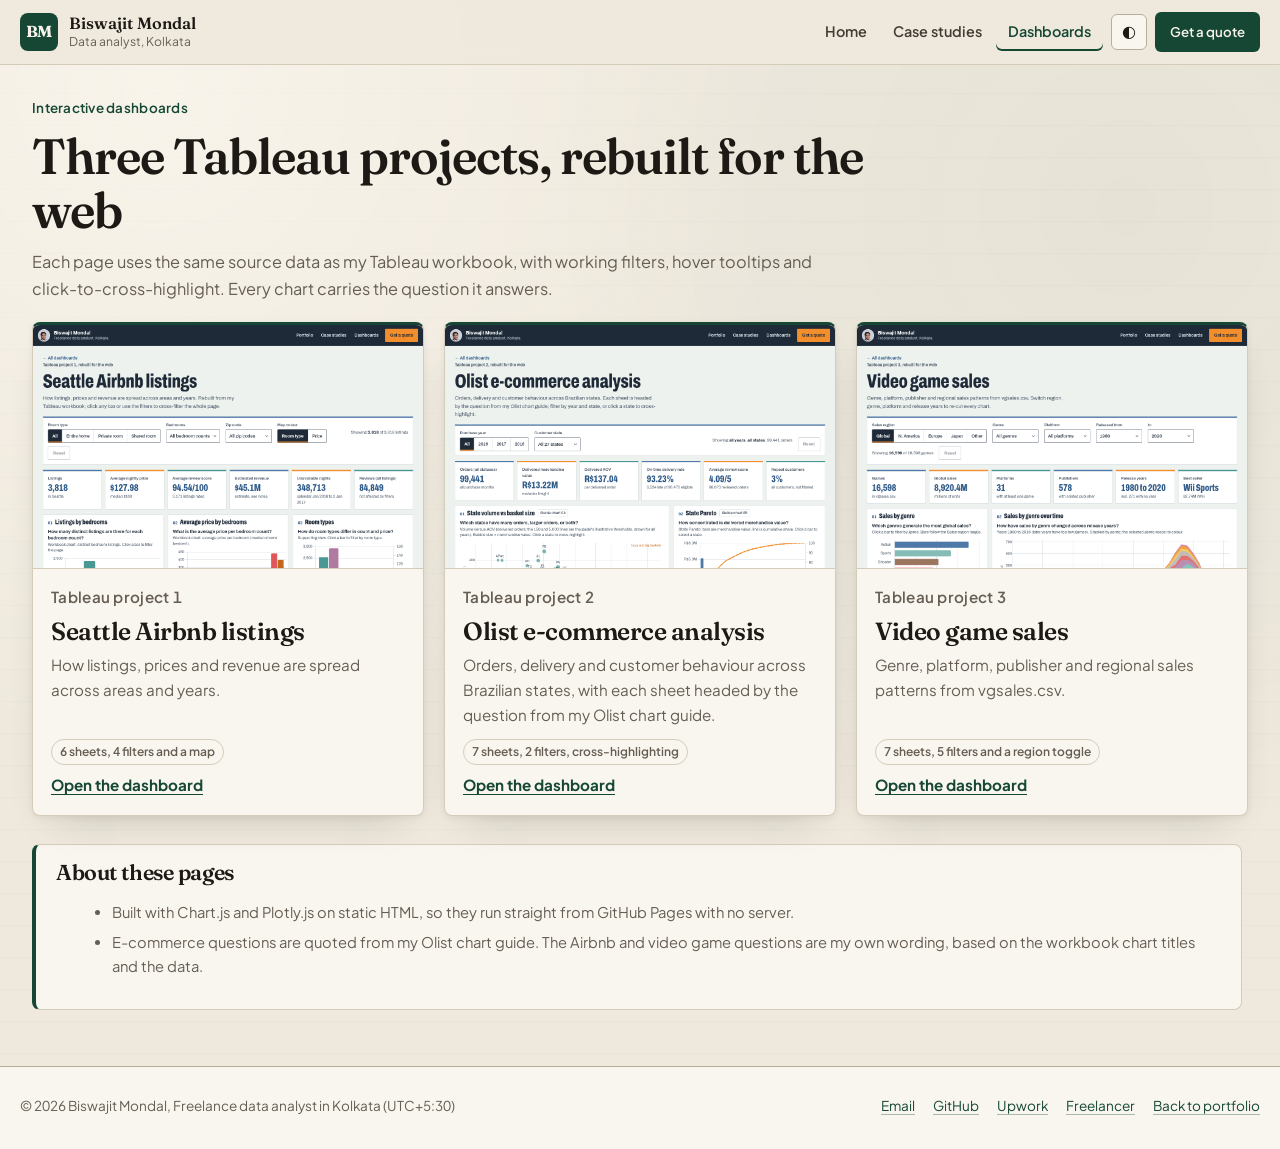
<file: dashboards/index.html>
<!DOCTYPE html>
<html lang="en" data-theme="light">
<head>
  <meta charset="utf-8">
  <meta name="viewport" content="width=device-width, initial-scale=1">
  <meta name="theme-color" content="#efe9dd">
  <meta name="author" content="Biswajit Mondal">
  <meta name="robots" content="index, follow, max-image-preview:large">
  <link rel="icon" type="image/svg+xml" href="data:image/svg+xml,%3Csvg xmlns='http://www.w3.org/2000/svg' viewBox='0 0 64 64'%3E%3Crect width='64' height='64' rx='10' fill='%23154734'/%3E%3Ctext x='50%25' y='55%25' dominant-baseline='middle' text-anchor='middle' font-family='Georgia,serif' font-weight='700' font-size='28' fill='%23f7f2e8'%3EBM%3C/text%3E%3C/svg%3E">
  <link rel="preconnect" href="https://fonts.googleapis.com">
  <link rel="preconnect" href="https://fonts.gstatic.com" crossorigin>
  <link href="https://fonts.googleapis.com/css2?family=Fraunces:opsz,wght@9..144,500;9..144,600;9..144,700&amp;family=Plus+Jakarta+Sans:wght@400;500;600;700&amp;display=swap" rel="stylesheet">
  <link rel="stylesheet" href="dash.css">
  <script>(function(){try{var t=localStorage.getItem('bm_theme');if(t==='dark'||t==='light')document.documentElement.setAttribute('data-theme',t);}catch(e){}})();</script>
  <title>Dashboards | Biswajit Mondal</title>
  <meta name="description" content="Three Tableau projects rebuilt for the web: Seattle Airbnb listings, Olist e-commerce analysis, and video game sales. Each page uses the same source data as the workbook, with working filters and click-to-cross-highlight.">
  <link rel="canonical" href="https://sciencenerd-des.github.io/dashboards/">
  <meta property="og:type" content="website">
  <meta property="og:locale" content="en_IN">
  <meta property="og:site_name" content="Biswajit Mondal — Data Analytics &amp; Reconciliation">
  <meta property="og:title" content="Dashboards | Biswajit Mondal">
  <meta property="og:description" content="Three Tableau projects rebuilt for the web: Seattle Airbnb listings, Olist e-commerce analysis, and video game sales. Each page uses the same source data as the workbook, with working filters and click-to-cross-highlight.">
  <meta property="og:url" content="https://sciencenerd-des.github.io/dashboards/">
  <meta name="twitter:card" content="summary">
  <meta name="twitter:title" content="Dashboards | Biswajit Mondal">
  <meta name="twitter:description" content="Three Tableau projects rebuilt for the web: Seattle Airbnb listings, Olist e-commerce analysis, and video game sales. Each page uses the same source data as the workbook, with working filters and click-to-cross-highlight.">
</head>
<body>
<a class="skip" href="#main">Skip to dashboards</a>
<header class="topbar">
  <a class="brand" href="/">
    <span class="brand-seal" aria-hidden="true">BM</span>
    <span class="brand-text">
      <span class="brand-name">Biswajit Mondal</span>
      <span class="brand-sub">Data analyst, Kolkata</span>
    </span>
  </a>
  <nav aria-label="Primary">
    <a href="/">Home</a>
    <a href="/#cases">Case studies</a>
    <a href="/dashboards/" aria-current="page">Dashboards</a>
    <button type="button" class="icon-btn" id="themeToggle" aria-label="Switch color theme" title="Switch light and dark theme"><span id="themeIcon" aria-hidden="true">◐</span></button>
    <a class="btn btn-primary btn-sm" href="/#contact">Get a quote</a>
  </nav>
</header>
<main class="wrap" id="main">
  <div class="hero">
    <p class="eyebrow">Interactive dashboards</p>
    <h1>Three Tableau projects, rebuilt for the web</h1>
    <p class="lede">Each page uses the same source data as my Tableau workbook, with working filters, hover tooltips and click-to-cross-highlight. Every chart carries the question it answers.</p>
  </div>
  <div class="cards">
    <a class="dcard" href="airbnb.html">
      <div class="shot" style="background-image:url(../screens/airbnb.png)" role="img" aria-label="Preview of the Seattle Airbnb listings dashboard"></div>
      <div class="tx">
        <p class="eyebrow">Tableau project 1</p>
        <h2>Seattle Airbnb listings</h2>
        <p>How listings, prices and revenue are spread across areas and years.</p>
        <div class="meta"><span class="badge">6 sheets, 4 filters and a map</span></div>
        <span class="go">Open the dashboard</span>
      </div>
    </a>
    <a class="dcard" href="ecommerce.html">
      <div class="shot" style="background-image:url(../screens/ecommerce.png)" role="img" aria-label="Preview of the Olist e-commerce analysis dashboard"></div>
      <div class="tx">
        <p class="eyebrow">Tableau project 2</p>
        <h2>Olist e-commerce analysis</h2>
        <p>Orders, delivery and customer behaviour across Brazilian states, with each sheet headed by the question from my Olist chart guide.</p>
        <div class="meta"><span class="badge">7 sheets, 2 filters, cross-highlighting</span></div>
        <span class="go">Open the dashboard</span>
      </div>
    </a>
    <a class="dcard" href="videogames.html">
      <div class="shot" style="background-image:url(../screens/videogames.png)" role="img" aria-label="Preview of the video game sales dashboard"></div>
      <div class="tx">
        <p class="eyebrow">Tableau project 3</p>
        <h2>Video game sales</h2>
        <p>Genre, platform, publisher and regional sales patterns from vgsales.csv.</p>
        <div class="meta"><span class="badge">7 sheets, 5 filters and a region toggle</span></div>
        <span class="go">Open the dashboard</span>
      </div>
    </a>
  </div>
  <aside class="notes" aria-label="About">
    <h2>About these pages</h2>
    <ul>
      <li>Built with Chart.js and Plotly.js on static HTML, so they run straight from GitHub Pages with no server.</li>
      <li>E-commerce questions are quoted from my Olist chart guide. The Airbnb and video game questions are my own wording, based on the workbook chart titles and the data.</li>
    </ul>
  </aside>
</main>
<footer>
  <div class="footer-inner">
    <div>© 2026 Biswajit Mondal, Freelance data analyst in Kolkata (UTC+5:30)</div>
    <div class="footer-links">
      <a href="mailto:bmondal0000@gmail.com">Email</a>
      <a href="https://github.com/sciencenerd-des" target="_blank" rel="noopener noreferrer">GitHub</a>
      <a href="https://www.upwork.com/freelancers/~01228b6c590d97c3cc" target="_blank" rel="noopener noreferrer">Upwork</a>
      <a href="https://www.freelancer.com/u/biswajitm024" target="_blank" rel="noopener noreferrer">Freelancer</a>
      <a href="/">Back to portfolio</a>
    </div>
  </div>
</footer>
<script src="dash.js"></script>
</body>
</html>
</file>
<file: dashboards/dash.css>
/* Shared dashboard styles, aligned with the homepage design system. */
:root {
  --bg: #efe9dd;
  --surface: #f9f6f0;
  --surface-recess: #e5ddd0;
  --ink: #1d1a16;
  --ink-2: #423c35;
  --muted: #665e53;
  --rule: #d5cbb9;
  --rule-strong: #b9ad99;
  --accent: #154734;
  --accent-hover: #0f3627;
  --accent-ink: #f7f3eb;
  --accent-soft: #dfece6;
  --flag: #9e2a2b;
  --flag-soft: #f6e4e2;
  --warn: #8c5a18;
  --warn-soft: #f4ead6;
  --pass: #1b6548;
  --pass-soft: #dfece6;
  --shadow-ledger: 0 18px 40px -22px rgba(29, 26, 22, 0.24), 0 2px 6px rgba(29, 26, 22, 0.06);
  --font-display: "Fraunces", Georgia, "Times New Roman", serif;
  --font-body: "Plus Jakarta Sans", -apple-system, BlinkMacSystemFont, "Segoe UI", sans-serif;
  --max-w: 1360px;

  /* Chart tokens (legacy names used by the page scripts) */
  --blue: var(--accent);
  --blue-dk: var(--accent-hover);
  --blue-lt: #3d7a62;
  --orange: var(--warn);
  --orange-dk: #6e4814;
  --orange-lt: #c4a36a;
  --red: var(--flag);
  --teal: #2d6a5a;
  --green: var(--pass);
  --violet: #5c3d4a;
  --yellow: #c4a36a;
  --heat-0: #f7f2e8;
  --heat-1: #dfece6;
  --heat-2: #154734;
  --scale-1: #9e2a2b;
  --scale-2: #8c5a18;
  --scale-3: #c4a36a;
  --scale-4: #3d7a62;
  --scale-5: #154734;
  --canvas: var(--bg);
  --sheet: var(--surface);
  --sheet-2: var(--surface-recess);
  --navy: var(--accent);
  --panel: var(--surface);
  --panel2: var(--surface-recess);
  --line: var(--rule);
  --line2: var(--rule);
  --text: var(--ink);
  --coral: var(--flag);
  --sand: var(--orange-dk);
  --amber: var(--warn);
  --dim: var(--rule);
  color-scheme: light;
}

[data-theme="dark"] {
  --bg: #171512;
  --surface: #211e1a;
  --surface-recess: #2b2722;
  --ink: #f3ede2;
  --ink-2: #d2c8b8;
  --muted: #9e9383;
  --rule: #353029;
  --rule-strong: #4d463c;
  --accent: #68b894;
  --accent-hover: #83cca9;
  --accent-ink: #121714;
  --accent-soft: rgba(104, 184, 148, 0.14);
  --flag: #e07a7b;
  --flag-soft: rgba(224, 122, 123, 0.14);
  --warn: #e0b068;
  --warn-soft: rgba(224, 176, 104, 0.14);
  --pass: #68b894;
  --pass-soft: rgba(104, 184, 148, 0.14);
  --shadow-ledger: 0 22px 46px -22px rgba(0, 0, 0, 0.68);
  --blue-lt: #4a8f78;
  --orange-dk: #c4924a;
  --orange-lt: #e0b068;
  --teal: #68b894;
  --violet: #c99b9c;
  --yellow: #e0b068;
  --heat-0: #211e1a;
  --heat-1: #2d4a3c;
  --heat-2: #68b894;
  --scale-1: #e07a7b;
  --scale-2: #e0b068;
  --scale-3: #d2c8b8;
  --scale-4: #68b894;
  --scale-5: #83cca9;
  color-scheme: dark;
}

*, *::before, *::after { box-sizing: border-box; }

html {
  scroll-behavior: smooth;
  scroll-padding-top: 84px;
  font-family: var(--font-body);
  background-color: var(--bg);
  color: var(--ink);
  line-height: 1.62;
  -webkit-font-smoothing: antialiased;
}

body {
  margin: 0;
  overflow-x: hidden;
  background-color: var(--bg);
  background-image:
    radial-gradient(circle at 12% 8%, rgba(255, 252, 245, 0.55), transparent 42%),
    radial-gradient(circle at 88% 18%, rgba(21, 71, 52, 0.045), transparent 44%),
    repeating-linear-gradient(
      0deg,
      transparent,
      transparent 31px,
      rgba(29, 26, 22, 0.018) 31px,
      rgba(29, 26, 22, 0.018) 32px
    );
  font-size: 16px;
  font-variant-numeric: tabular-nums;
}

[data-theme="dark"] body {
  background-image:
    radial-gradient(circle at 14% 8%, rgba(104, 184, 148, 0.06), transparent 40%),
    repeating-linear-gradient(
      0deg,
      transparent,
      transparent 31px,
      rgba(243, 237, 226, 0.02) 31px,
      rgba(243, 237, 226, 0.02) 32px
    );
}

@media (prefers-reduced-motion: reduce) {
  html { scroll-behavior: auto; }
  *, *::before, *::after {
    animation-duration: 0.01ms !important;
    transition-duration: 0.01ms !important;
  }
}

a {
  color: var(--accent);
  text-decoration: underline;
  text-decoration-color: color-mix(in srgb, var(--accent) 35%, transparent);
  text-underline-offset: 3px;
  transition: color 0.15s ease, text-decoration-color 0.15s ease;
}
a:hover {
  color: var(--accent-hover);
  text-decoration-color: currentColor;
}

:focus-visible {
  outline: 2px solid var(--accent);
  outline-offset: 3px;
}

.skip {
  position: absolute;
  left: -9999px;
  top: 0;
  background: var(--accent);
  color: var(--accent-ink);
  padding: 10px 16px;
  z-index: 1000;
  font-weight: 600;
  text-decoration: none;
}
.skip:focus { left: 0; }

.btn {
  display: inline-flex;
  align-items: center;
  justify-content: center;
  gap: 8px;
  padding: 11px 18px;
  border-radius: 6px;
  font-family: var(--font-body);
  font-weight: 600;
  font-size: 0.89rem;
  border: 1px solid transparent;
  cursor: pointer;
  text-decoration: none;
  white-space: nowrap;
  transition: background 0.15s ease, border-color 0.15s ease, color 0.15s ease, transform 0.12s ease;
}
.btn:hover { text-decoration: none; }
.btn:active { transform: translateY(1px); }
.btn-primary { background: var(--accent); color: var(--accent-ink); }
.btn-primary:hover { background: var(--accent-hover); color: var(--accent-ink); }
.btn-secondary {
  background: var(--surface);
  color: var(--ink);
  border-color: var(--rule-strong);
}
.btn-secondary:hover { border-color: var(--accent); color: var(--accent); }
.btn-sm { padding: 8px 14px; font-size: 0.83rem; }

.icon-btn {
  width: 36px;
  height: 36px;
  border-radius: 6px;
  border: 1px solid var(--rule-strong);
  background: var(--surface);
  color: var(--ink);
  display: inline-grid;
  place-items: center;
  cursor: pointer;
  transition: border-color 0.15s ease;
  font-size: 1rem;
}
.icon-btn:hover { border-color: var(--accent); }

/* Header */
.topbar {
  position: sticky;
  top: 0;
  z-index: 20;
  display: flex;
  flex-wrap: wrap;
  justify-content: space-between;
  align-items: center;
  gap: 12px;
  padding: 12px max(20px, calc((100% - var(--max-w)) / 2));
  background: color-mix(in srgb, var(--bg) 92%, transparent);
  backdrop-filter: blur(10px);
  -webkit-backdrop-filter: blur(10px);
  border-bottom: 1px solid var(--rule);
}

.topbar .brand {
  display: flex;
  align-items: center;
  gap: 11px;
  color: var(--ink);
  text-decoration: none;
  min-width: 0;
}
.topbar .brand:hover { text-decoration: none; color: var(--ink); }

.brand-seal {
  width: 38px;
  height: 38px;
  border-radius: 8px;
  background: var(--accent);
  color: var(--accent-ink);
  font-family: var(--font-display);
  font-weight: 700;
  font-size: 1rem;
  display: grid;
  place-items: center;
  letter-spacing: -0.02em;
  flex-shrink: 0;
}

.brand-text { display: flex; flex-direction: column; line-height: 1.22; min-width: 0; }
.brand-name {
  font-family: var(--font-display);
  font-weight: 600;
  font-size: 1.02rem;
  color: var(--ink);
}
.brand-sub { font-size: 0.76rem; color: var(--muted); }

.topbar nav {
  display: flex;
  flex-wrap: wrap;
  align-items: center;
  gap: 2px;
}
.topbar nav a:not(.btn) {
  color: var(--ink-2);
  text-decoration: none;
  font-size: 0.9rem;
  font-weight: 600;
  padding: 8px 12px;
  border-radius: 6px;
}
.topbar nav a:not(.btn):hover {
  color: var(--accent);
  background: var(--accent-soft);
  text-decoration: none;
}
.topbar nav a[aria-current] {
  color: var(--accent);
  box-shadow: inset 0 -2px 0 var(--accent);
}
.topbar nav .icon-btn { margin-left: 6px; }
.topbar nav .btn { margin-left: 6px; }

.wrap {
  max-width: var(--max-w);
  margin: 0 auto;
  padding: 32px 32px 56px;
}

.hero { display: grid; gap: 10px; margin-bottom: 20px; max-width: 72ch; }
.eyebrow {
  margin: 0;
  font-size: 0.84rem;
  font-weight: 600;
  color: var(--accent);
  letter-spacing: 0.02em;
}
.hero h1, .dcard h2, .notes h2, .sheet h3 {
  font-family: var(--font-display);
  font-weight: 600;
  letter-spacing: -0.02em;
}
.hero h1 {
  font-size: clamp(2rem, 4.6vw, 3.1rem);
  line-height: 1.08;
  margin: 2px 0;
  color: var(--ink);
}
.lede {
  color: var(--muted);
  max-width: 68ch;
  margin: 0;
  font-size: 1.02rem;
}
.crumb {
  font-size: 0.9rem;
  font-weight: 600;
  text-decoration: none;
  color: var(--accent);
  display: inline-block;
  margin-bottom: 8px;
}
.crumb:hover { text-decoration: underline; }

/* Filter bar */
.filters {
  display: flex;
  flex-wrap: wrap;
  gap: 12px 18px;
  align-items: flex-end;
  padding: 14px 16px;
  margin: 16px 0 18px;
  background: var(--surface);
  border: 1px solid var(--rule);
  border-top: 3px solid var(--accent);
  border-radius: 8px;
  position: sticky;
  top: 72px;
  z-index: 15;
  box-shadow: var(--shadow-ledger);
}
.filters .f { display: flex; flex-direction: column; gap: 4px; min-width: 0; }
.filters label, .filters .lbl {
  font-size: 0.8rem;
  font-weight: 600;
  color: var(--muted);
}
.filters select {
  appearance: none;
  background: var(--surface) url("data:image/svg+xml,%3Csvg xmlns='http://www.w3.org/2000/svg' width='10' height='6'%3E%3Cpath d='M1 1l4 4 4-4' fill='none' stroke='%23665e53' stroke-width='1.6'/%3E%3C/svg%3E") no-repeat right .7rem center;
  color: var(--ink);
  border: 1px solid var(--rule-strong);
  border-radius: 6px;
  min-height: 44px;
  padding: 0 2rem 0 .7rem;
  font: 500 15px var(--font-body);
  min-width: 9.5rem;
  cursor: pointer;
}
.filters select:hover { border-color: var(--accent); }

.seg {
  display: inline-flex;
  border: 1px solid var(--rule-strong);
  border-radius: 6px;
  overflow: hidden;
  background: var(--surface);
}
.seg button {
  background: none;
  border: 0;
  border-right: 1px solid var(--rule);
  color: var(--ink);
  font: 500 14px var(--font-body);
  min-height: 42px;
  padding: 0 .85rem;
  cursor: pointer;
}
.seg button:last-child { border-right: 0; }
.seg button:hover { background: var(--accent-soft); }
.seg button[aria-checked="true"] {
  background: var(--accent);
  color: var(--accent-ink);
  font-weight: 700;
}
.seg button:focus-visible { outline-offset: -3px; }
.filters .spacer { flex: 1; }
.status { font-size: 0.85rem; color: var(--muted); align-self: center; }
.status b { color: var(--ink); font-weight: 700; }
.reset {
  background: transparent;
  color: var(--ink);
  border: 1px solid var(--rule-strong);
  border-radius: 6px;
  min-height: 44px;
  padding: 0 16px;
  font: 700 14px var(--font-body);
  cursor: pointer;
}
.reset:hover { background: var(--accent); color: var(--accent-ink); border-color: var(--accent); }
.reset[disabled] { opacity: .45; cursor: default; background: transparent; color: var(--ink); border-color: var(--rule-strong); }

/* KPI tiles */
.kpis {
  display: grid;
  grid-template-columns: repeat(auto-fit, minmax(180px, 1fr));
  gap: 10px;
  margin: 0 0 16px;
}
.kpi {
  position: relative;
  padding: 14px 16px 12px;
  background: var(--surface);
  border: 1px solid var(--rule);
  border-top: 3px solid var(--accent);
  border-radius: 8px;
}
.kpi:nth-child(3n+2) { border-top-color: var(--warn); }
.kpi:nth-child(3n+3) { border-top-color: var(--teal); }
.kpi .l { display: block; font-size: 0.8rem; font-weight: 600; color: var(--muted); }
.kpi b {
  display: block;
  font-family: var(--font-display);
  font-size: clamp(1.5rem, 2.3vw, 2rem);
  line-height: 1.1;
  margin: 4px 0 2px;
  color: var(--accent);
  overflow-wrap: anywhere;
  font-weight: 600;
}
.kpi .s { display: block; font-size: 0.78rem; color: var(--muted); }

/* Sheets */
.board { display: grid; grid-template-columns: repeat(12, minmax(0, 1fr)); gap: 14px; }
.sheet {
  grid-column: span 6;
  min-width: 0;
  background: var(--surface);
  border: 1px solid var(--rule);
  border-radius: 8px;
  display: flex;
  flex-direction: column;
  box-shadow: var(--shadow-ledger);
}
.sheet.s4 { grid-column: span 4; }
.sheet.s5 { grid-column: span 5; }
.sheet.s7 { grid-column: span 7; }
.sheet.s8 { grid-column: span 8; }
.sheet.s12 { grid-column: 1 / -1; }
.sheet > header {
  display: flex;
  align-items: center;
  gap: 10px;
  flex-wrap: wrap;
  padding: 14px 16px 0;
}
.sheet h3 { margin: 0; font-size: 1.25rem; line-height: 1.15; display: flex; align-items: baseline; gap: 8px; }
.sheet .no { font-family: var(--font-body); font-size: 0.78rem; font-weight: 700; color: var(--accent); }
.badge {
  font-size: 0.75rem;
  font-weight: 600;
  color: var(--muted);
  border: 1px solid var(--rule);
  border-radius: 99px;
  padding: 2px 8px;
}
.sheet .q { margin: 8px 16px 2px; font-weight: 600; font-size: 0.97rem; line-height: 1.4; }
.sheet .ref { margin: 0 16px 4px; color: var(--muted); font-size: 0.82rem; line-height: 1.4; }
.sheet .body { padding: 4px 8px 8px; flex: 1; min-height: 0; }
.cv { position: relative; height: 300px; }
.cv.tall { height: 400px; }
.cv.short { height: 260px; }
.plot { width: 100%; }
.sheet .hint {
  margin: 0;
  padding: 8px 16px 12px;
  font-size: 0.82rem;
  color: var(--muted);
  border-top: 1px solid var(--rule);
}
.sheet .hint b { color: var(--ink); font-weight: 700; }
.note {
  display: inline-block;
  font-size: 0.75rem;
  color: var(--muted);
  border: 1px dashed var(--rule-strong);
  border-radius: 4px;
  padding: 0 .4rem;
  margin-left: .3rem;
}
.notes {
  margin: 28px 0 0;
  padding: 16px 20px 16px 36px;
  background: var(--surface);
  border: 1px solid var(--rule);
  border-left: 4px solid var(--accent);
  border-radius: 8px;
  color: var(--muted);
  font-size: 0.92rem;
  max-width: 110ch;
}
.notes h2 { font-size: 1.35rem; line-height: 1.15; color: var(--ink); margin: 0 0 8px -16px; }
.notes li { margin: 6px 0; }
.legend { display: flex; gap: 12px; flex-wrap: wrap; padding: 4px 16px; font-size: 0.82rem; color: var(--muted); }
.legend i { display: inline-block; width: .7rem; height: .7rem; border-radius: 2px; margin-right: .3rem; vertical-align: -1px; }
.vh { position: absolute; width: 1px; height: 1px; overflow: hidden; clip: rect(0 0 0 0); }

footer {
  padding: 28px max(20px, calc((100% - var(--max-w)) / 2)) 32px;
  background: var(--surface);
  border-top: 1px solid var(--rule-strong);
  font-size: 0.85rem;
  color: var(--muted);
}
.footer-inner, footer.site {
  display: flex;
  flex-wrap: wrap;
  align-items: center;
  justify-content: space-between;
  gap: 14px;
  max-width: var(--max-w);
  margin: 0 auto;
}
.footer-links { display: flex; flex-wrap: wrap; gap: 18px; }

/* Dashboards index */
.cards {
  display: grid;
  grid-template-columns: repeat(auto-fit, minmax(min(100%, 340px), 1fr));
  gap: 20px;
  margin-top: 20px;
}
.dcard {
  display: flex;
  flex-direction: column;
  background: var(--surface);
  border: 1px solid var(--rule);
  border-top: 3px solid var(--accent);
  border-radius: 8px;
  text-decoration: none;
  color: inherit;
  box-shadow: var(--shadow-ledger);
  overflow: hidden;
}
.dcard:hover, .dcard:focus-visible {
  border-color: var(--rule-strong);
  border-top-color: var(--accent-hover);
  text-decoration: none;
  color: inherit;
}
.dcard .shot {
  aspect-ratio: 16 / 10;
  background: var(--surface-recess) center top / cover no-repeat;
  border-bottom: 1px solid var(--rule);
}
.dcard .tx { padding: 16px 18px 18px; display: flex; flex-direction: column; gap: 8px; flex: 1; }
.dcard h2 { font-size: 1.55rem; margin: 0; line-height: 1.12; }
.dcard p { margin: 0; color: var(--muted); font-size: 0.95rem; }
.dcard .meta { display: flex; flex-wrap: wrap; gap: 6px; margin-top: auto; padding-top: 4px; }
.dcard .go { font-size: 0.95rem; font-weight: 700; color: var(--accent); text-decoration: underline; text-underline-offset: 3px; }

@media (max-width: 1000px) {
  .sheet, .sheet.s4, .sheet.s5, .sheet.s7, .sheet.s8 { grid-column: 1 / -1; }
}
@media (max-width: 860px) {
  .topbar { gap: 8px; padding: 10px 16px 8px; }
  .topbar nav {
    width: 100%;
    flex-wrap: nowrap;
    overflow-x: auto;
    scrollbar-width: none;
    margin: 0 -8px;
  }
  .topbar nav::-webkit-scrollbar { display: none; }
  .topbar nav a:not(.btn) { white-space: nowrap; padding: 10px; }
  .topbar nav .btn { margin-left: auto; position: sticky; right: 0; }
  .wrap { padding: 20px 16px 40px; }
  footer { padding: 22px 16px; }
  .filters { top: 120px; }
}
@media (max-width: 600px) {
  .filters { position: static; padding: 12px; }
  .filters .f, .filters select { width: 100%; }
  .seg { width: 100%; }
  .seg button { flex: 1; padding: 0 .3rem; }
  .cv { height: 270px; }
  .cv.tall { height: 340px; }
  .kpis { grid-template-columns: repeat(2, 1fr); }
  .sheet h3 { font-size: 1.1rem; }
  .hero h1 { font-size: 1.85rem; }
}
</file>
